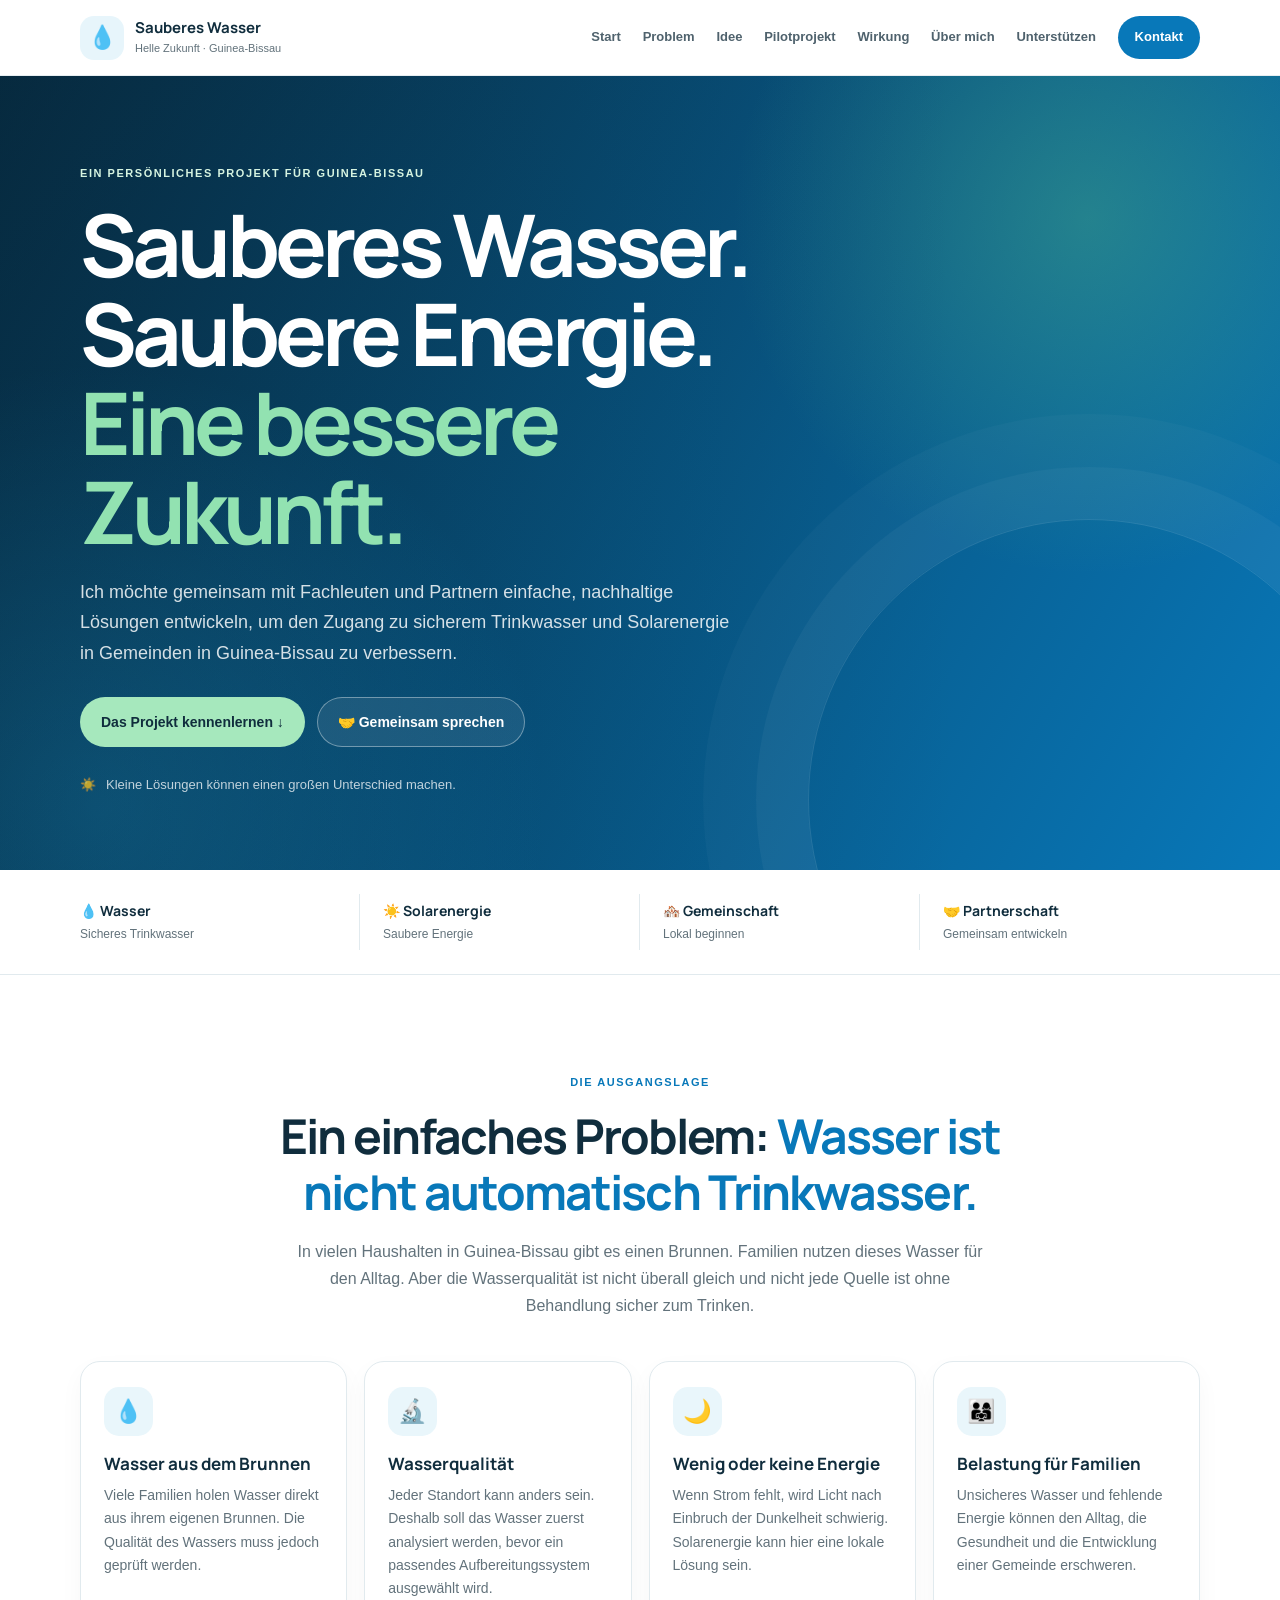
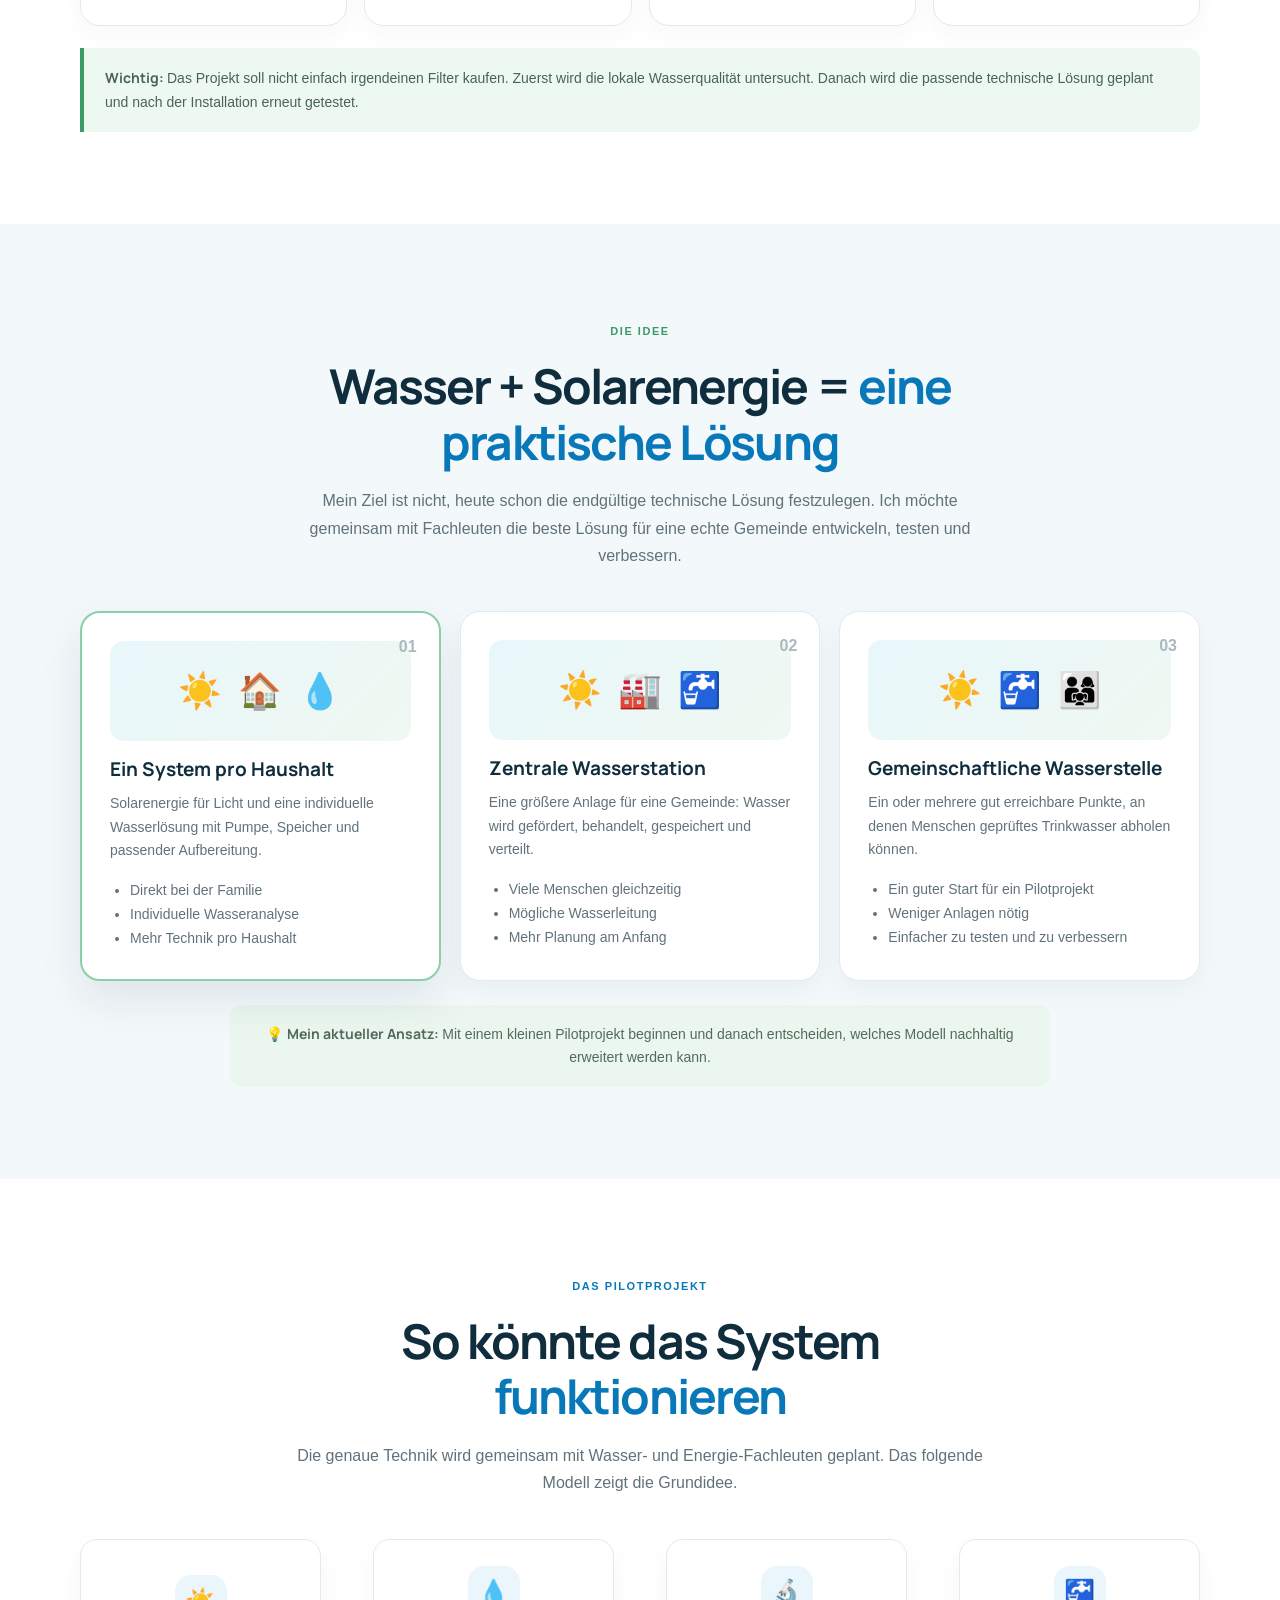
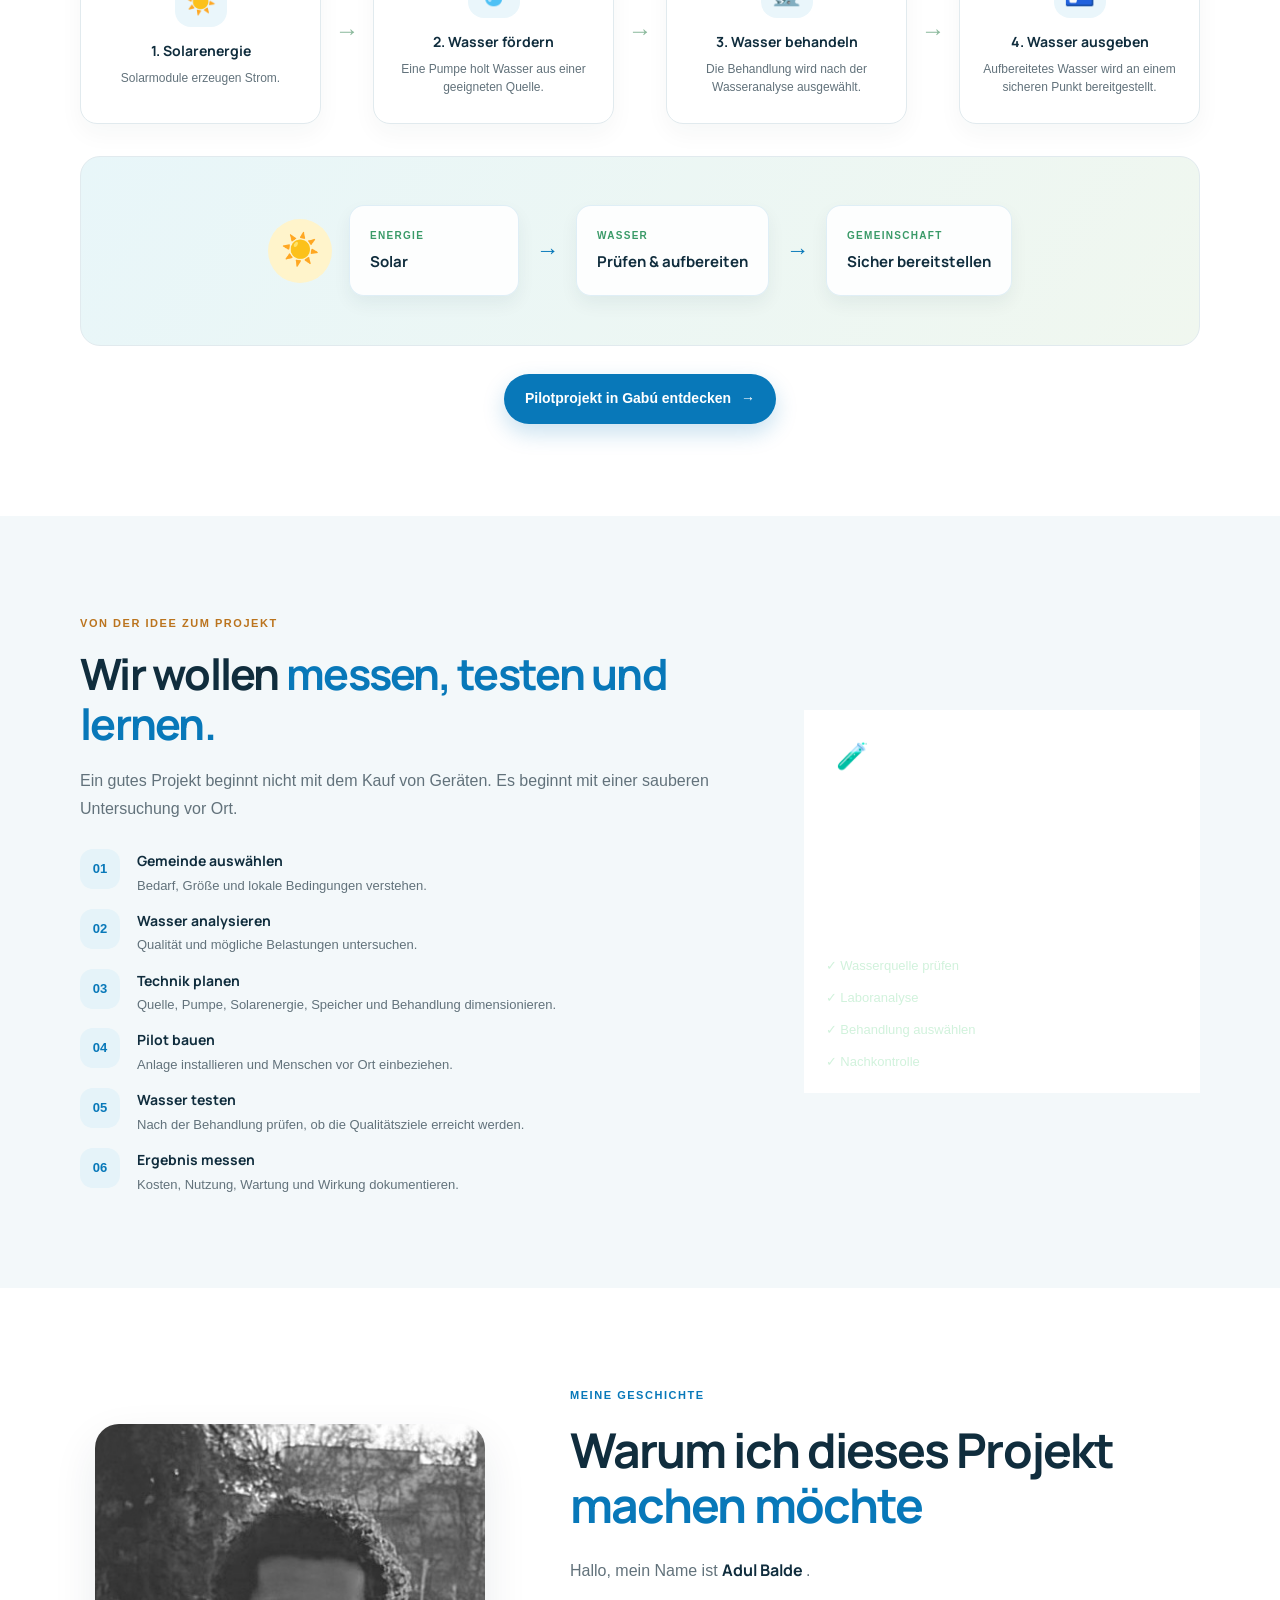
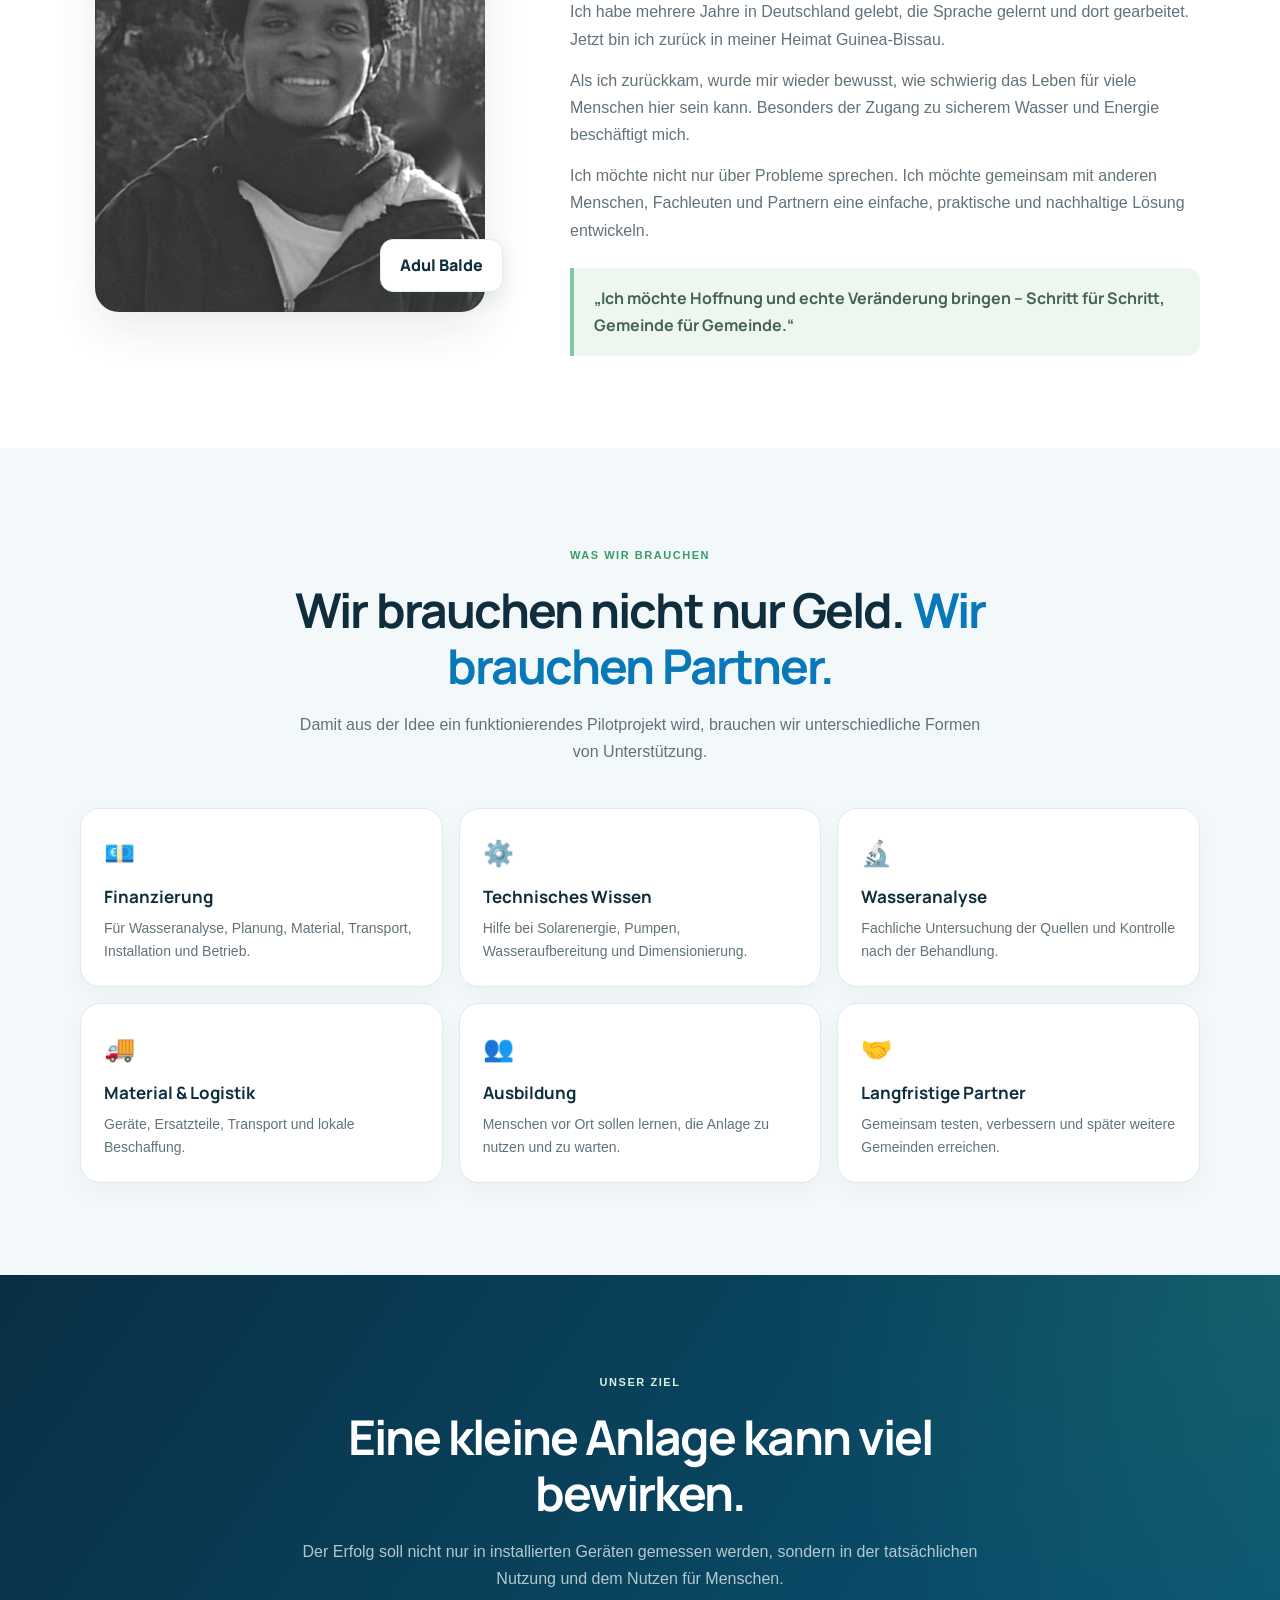
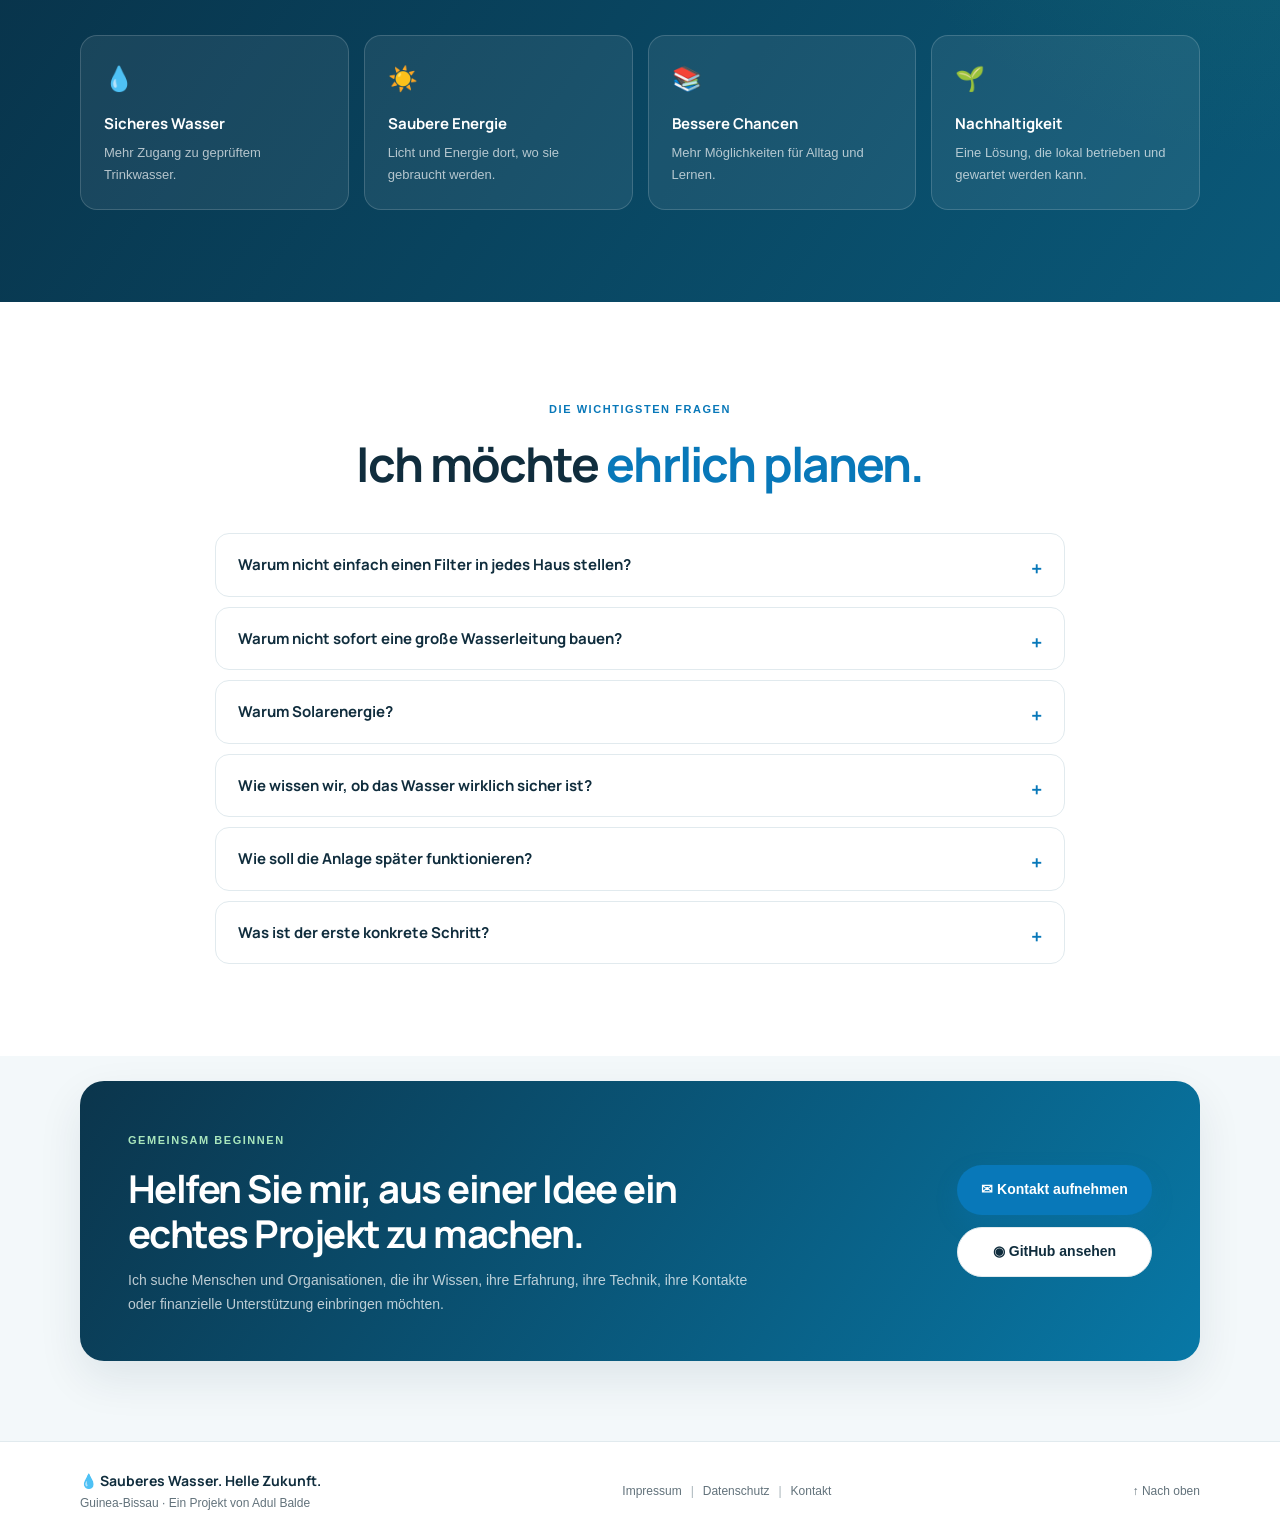
<file: index.html>
<!DOCTYPE html>
<html lang="de">

<head>

    <meta charset="UTF-8">

    <meta
        name="viewport"
        content="width=device-width, initial-scale=1.0"
    >

    <meta
        name="description"
        content="Sauberes Wasser und Solarenergie für Gemeinschaften in Guinea-Bissau – ein persönliches Projekt von Adul Balde."
    >

    <meta
        name="theme-color"
        content="#0878b9"
    >

    <title>
        Sauberes Wasser. Helle Zukunft. | Guinea-Bissau
    </title>


    <!-- =====================================================
         FONTS
         ===================================================== -->

    <link rel="preconnect" href="https://fonts.googleapis.com">

    <link
        rel="preconnect"
        href="https://fonts.gstatic.com"
        crossorigin
    >

    <link
        href="https://fonts.googleapis.com/css2?family=Inter:wght@400;500;600;700;800&family=Manrope:wght@600;700;800&display=swap"
        rel="stylesheet"
    >


    <!-- =====================================================
         CSS
         ===================================================== -->

    <link
        rel="stylesheet"
        href="style.css"
    >

</head>


<body>


<!-- =========================================================
     HEADER
     ========================================================= -->

<header
    class="site-header"
    id="top"
>

    <a
        class="brand"
        href="#top"
        aria-label="Startseite"
    >

        <span class="brand-mark">
            💧
        </span>

        <span>

            <strong>
                Sauberes Wasser
            </strong>

            <small>
                Helle Zukunft · Guinea-Bissau
            </small>

        </span>

    </a>


    <!-- Mobile button -->

    <button
        class="menu-toggle"
        aria-label="Menü öffnen"
        aria-expanded="false"
        type="button"
    >
        ☰
    </button>


    <!-- Navigation -->

    <nav
        class="nav"
        aria-label="Hauptnavigation"
    >

        <a href="#top">
            Start
        </a>

        <a href="#problem">
            Problem
        </a>

        <a href="#idee">
            Idee
        </a>

        <a href="pilotprojekt.html">
            Pilotprojekt
        </a>

        <a href="#wirkung">
            Wirkung
        </a>

        <a href="#ueber-mich">
            Über mich
        </a>

        <a href="#unterstuetzen">
            Unterstützen
        </a>

        <a
            class="nav-cta"
            href="#kontakt"
        >
            Kontakt
        </a>

    </nav>

</header>



<!-- =========================================================
     MAIN
     ========================================================= -->

<main>


<!-- =========================================================
     HERO
     ========================================================= -->

<section class="hero">

    <div class="hero-overlay"></div>

    <div class="hero-content container">

        <span class="eyebrow">
            EIN PERSÖNLICHES PROJEKT FÜR GUINEA-BISSAU
        </span>


        <h1>

            Sauberes Wasser.<br>

            Saubere Energie.<br>

            <span>
                Eine bessere Zukunft.
            </span>

        </h1>


        <p class="hero-lead">

            Ich möchte gemeinsam mit Fachleuten und Partnern
            einfache, nachhaltige Lösungen entwickeln, um den
            Zugang zu sicherem Trinkwasser und Solarenergie
            in Gemeinden in Guinea-Bissau zu verbessern.

        </p>


        <div class="hero-actions">

            <a
                class="btn btn-primary"
                href="#projekt"
            >
                Das Projekt kennenlernen ↓
            </a>


            <a
                class="btn btn-light"
                href="#kontakt"
            >
                🤝 Gemeinsam sprechen
            </a>

        </div>


        <div class="hero-note">

            <span>
                ☀️
            </span>

            <span>
                Kleine Lösungen können einen großen Unterschied machen.
            </span>

        </div>

    </div>

</section>



<!-- =========================================================
     TRUST STRIP
     ========================================================= -->

<section class="trust-strip">

    <div class="container trust-grid">

        <div>

            <strong>
                💧 Wasser
            </strong>

            <span>
                Sicheres Trinkwasser
            </span>

        </div>


        <div>

            <strong>
                ☀️ Solarenergie
            </strong>

            <span>
                Saubere Energie
            </span>

        </div>


        <div>

            <strong>
                🏘️ Gemeinschaft
            </strong>

            <span>
                Lokal beginnen
            </span>

        </div>


        <div>

            <strong>
                🤝 Partnerschaft
            </strong>

            <span>
                Gemeinsam entwickeln
            </span>

        </div>

    </div>

</section>



<!-- =========================================================
     PROBLEM
     ========================================================= -->

<section
    class="section"
    id="problem"
>

    <div class="container">


        <div class="section-heading">

            <span class="eyebrow blue">
                DIE AUSGANGSLAGE
            </span>


            <h2>

                Ein einfaches Problem:

                <span>
                    Wasser ist nicht automatisch Trinkwasser.
                </span>

            </h2>


            <p>

                In vielen Haushalten in Guinea-Bissau gibt es
                einen Brunnen. Familien nutzen dieses Wasser
                für den Alltag. Aber die Wasserqualität ist
                nicht überall gleich und nicht jede Quelle
                ist ohne Behandlung sicher zum Trinken.

            </p>

        </div>



        <div class="problem-grid">


            <article class="problem-card">

                <div class="icon">
                    💧
                </div>

                <h3>
                    Wasser aus dem Brunnen
                </h3>

                <p>

                    Viele Familien holen Wasser direkt aus
                    ihrem eigenen Brunnen. Die Qualität des
                    Wassers muss jedoch geprüft werden.

                </p>

            </article>



            <article class="problem-card">

                <div class="icon">
                    🔬
                </div>

                <h3>
                    Wasserqualität
                </h3>

                <p>

                    Jeder Standort kann anders sein.
                    Deshalb soll das Wasser zuerst analysiert
                    werden, bevor ein passendes
                    Aufbereitungssystem ausgewählt wird.

                </p>

            </article>



            <article class="problem-card">

                <div class="icon">
                    🌙
                </div>

                <h3>
                    Wenig oder keine Energie
                </h3>

                <p>

                    Wenn Strom fehlt, wird Licht nach
                    Einbruch der Dunkelheit schwierig.
                    Solarenergie kann hier eine lokale
                    Lösung sein.

                </p>

            </article>



            <article class="problem-card">

                <div class="icon">
                    👨‍👩‍👧
                </div>

                <h3>
                    Belastung für Familien
                </h3>

                <p>

                    Unsicheres Wasser und fehlende Energie
                    können den Alltag, die Gesundheit und
                    die Entwicklung einer Gemeinde erschweren.

                </p>

            </article>

        </div>



        <div class="important-note">

            <strong>
                Wichtig:
            </strong>

            Das Projekt soll nicht einfach irgendeinen
            Filter kaufen.

            Zuerst wird die lokale Wasserqualität untersucht.
            Danach wird die passende technische Lösung geplant
            und nach der Installation erneut getestet.

        </div>

    </div>

</section>



<!-- =========================================================
     IDEE
     ========================================================= -->

<section
    class="section soft"
    id="idee"
>

    <div class="container">


        <div class="section-heading">

            <span class="eyebrow green">
                DIE IDEE
            </span>


            <h2>

                Wasser + Solarenergie =

                <span>
                    eine praktische Lösung
                </span>

            </h2>


            <p>

                Mein Ziel ist nicht, heute schon die endgültige
                technische Lösung festzulegen.

                Ich möchte gemeinsam mit Fachleuten die beste
                Lösung für eine echte Gemeinde entwickeln,
                testen und verbessern.

            </p>

        </div>



        <div class="options-grid">


            <!-- OPTION 1 -->

            <article class="option featured">

                <span class="number">
                    01
                </span>


                <div class="option-visual house">

                    <span>
                        ☀️
                    </span>

                    <span>
                        🏠
                    </span>

                    <span>
                        💧
                    </span>

                </div>


                <h3>
                    Ein System pro Haushalt
                </h3>


                <p>

                    Solarenergie für Licht und eine
                    individuelle Wasserlösung mit Pumpe,
                    Speicher und passender Aufbereitung.

                </p>


                <ul>

                    <li>
                        Direkt bei der Familie
                    </li>

                    <li>
                        Individuelle Wasseranalyse
                    </li>

                    <li>
                        Mehr Technik pro Haushalt
                    </li>

                </ul>

            </article>



            <!-- OPTION 2 -->

            <article class="option">

                <span class="number">
                    02
                </span>


                <div class="option-visual station">

                    <span>
                        ☀️
                    </span>

                    <span>
                        🏭
                    </span>

                    <span>
                        🚰
                    </span>

                </div>


                <h3>
                    Zentrale Wasserstation
                </h3>


                <p>

                    Eine größere Anlage für eine Gemeinde:
                    Wasser wird gefördert, behandelt,
                    gespeichert und verteilt.

                </p>


                <ul>

                    <li>
                        Viele Menschen gleichzeitig
                    </li>

                    <li>
                        Mögliche Wasserleitung
                    </li>

                    <li>
                        Mehr Planung am Anfang
                    </li>

                </ul>

            </article>



            <!-- OPTION 3 -->

            <article class="option">

                <span class="number">
                    03
                </span>


                <div class="option-visual tap">

                    <span>
                        ☀️
                    </span>

                    <span>
                        🚰
                    </span>

                    <span>
                        👨‍👩‍👧
                    </span>

                </div>


                <h3>
                    Gemeinschaftliche Wasserstelle
                </h3>


                <p>

                    Ein oder mehrere gut erreichbare Punkte,
                    an denen Menschen geprüftes Trinkwasser
                    abholen können.

                </p>


                <ul>

                    <li>
                        Ein guter Start für ein Pilotprojekt
                    </li>

                    <li>
                        Weniger Anlagen nötig
                    </li>

                    <li>
                        Einfacher zu testen und zu verbessern
                    </li>

                </ul>

            </article>

        </div>



        <p class="center-note">

            💡

            <strong>
                Mein aktueller Ansatz:
            </strong>

            Mit einem kleinen Pilotprojekt beginnen
            und danach entscheiden, welches Modell
            nachhaltig erweitert werden kann.

        </p>

    </div>

</section>



<!-- =========================================================
     PILOTPROJEKT
     ========================================================= -->

<section
    class="section"
    id="projekt"
>

    <div class="container">


        <div class="section-heading">

            <span class="eyebrow blue">
                DAS PILOTPROJEKT
            </span>


            <h2>

                So könnte das System

                <span>
                    funktionieren
                </span>

            </h2>


            <p>

                Die genaue Technik wird gemeinsam mit Wasser-
                und Energie-Fachleuten geplant.

                Das folgende Modell zeigt die Grundidee.

            </p>

        </div>



        <!-- FLOW -->

        <div class="flow">


            <div class="flow-step">

                <div class="flow-icon">
                    ☀️
                </div>

                <strong>
                    1. Solarenergie
                </strong>

                <span>
                    Solarmodule erzeugen Strom.
                </span>

            </div>


            <div class="flow-arrow">
                →
            </div>


            <div class="flow-step">

                <div class="flow-icon">
                    💧
                </div>

                <strong>
                    2. Wasser fördern
                </strong>

                <span>
                    Eine Pumpe holt Wasser aus
                    einer geeigneten Quelle.
                </span>

            </div>


            <div class="flow-arrow">
                →
            </div>


            <div class="flow-step">

                <div class="flow-icon">
                    🔬
                </div>

                <strong>
                    3. Wasser behandeln
                </strong>

                <span>
                    Die Behandlung wird nach
                    der Wasseranalyse ausgewählt.
                </span>

            </div>


            <div class="flow-arrow">
                →
            </div>


            <div class="flow-step">

                <div class="flow-icon">
                    🚰
                </div>

                <strong>
                    4. Wasser ausgeben
                </strong>

                <span>
                    Aufbereitetes Wasser wird an
                    einem sicheren Punkt bereitgestellt.
                </span>

            </div>

        </div>



        <!-- PROJECT OVERVIEW -->

        <div class="visual-card" aria-label="Schema: Solarenergie versorgt die Wasserpumpe und Aufbereitung für die Gemeinde">
            <div class="visual-sun" aria-hidden="true">☀️</div>
            <div class="visual-panel">
                <span>ENERGIE</span>
                <strong>Solar</strong>
            </div>
            <div class="visual-connector" aria-hidden="true">→</div>
            <div class="visual-panel">
                <span>WASSER</span>
                <strong>Prüfen &amp; aufbereiten</strong>
            </div>
            <div class="visual-connector" aria-hidden="true">→</div>
            <div class="visual-panel">
                <span>GEMEINSCHAFT</span>
                <strong>Sicher bereitstellen</strong>
            </div>
        </div>

        <div class="project-page-link">
            <a class="btn btn-primary" href="pilotprojekt.html">
                Pilotprojekt in Gabú entdecken <span aria-hidden="true">→</span>
            </a>
        </div>

    </div>

</section>



<!-- =========================================================
     PLANNING
     ========================================================= -->

<section
    class="section soft"
    id="planung"
>

    <div class="container two-col">


        <div>

            <span class="eyebrow orange">
                VON DER IDEE ZUM PROJEKT
            </span>


            <h2>

                Wir wollen

                <span>
                    messen, testen und lernen.
                </span>

            </h2>


            <p>

                Ein gutes Projekt beginnt nicht mit dem
                Kauf von Geräten.

                Es beginnt mit einer sauberen Untersuchung
                vor Ort.

            </p>



            <div class="timeline">


                <div>

                    <b>
                        01
                    </b>

                    <span>

                        <strong>
                            Gemeinde auswählen
                        </strong>

                        Bedarf, Größe und lokale Bedingungen
                        verstehen.

                    </span>

                </div>


                <div>

                    <b>
                        02
                    </b>

                    <span>

                        <strong>
                            Wasser analysieren
                        </strong>

                        Qualität und mögliche Belastungen
                        untersuchen.

                    </span>

                </div>


                <div>

                    <b>
                        03
                    </b>

                    <span>

                        <strong>
                            Technik planen
                        </strong>

                        Quelle, Pumpe, Solarenergie,
                        Speicher und Behandlung dimensionieren.

                    </span>

                </div>


                <div>

                    <b>
                        04
                    </b>

                    <span>

                        <strong>
                            Pilot bauen
                        </strong>

                        Anlage installieren und Menschen
                        vor Ort einbeziehen.

                    </span>

                </div>


                <div>

                    <b>
                        05
                    </b>

                    <span>

                        <strong>
                            Wasser testen
                        </strong>

                        Nach der Behandlung prüfen,
                        ob die Qualitätsziele erreicht werden.

                    </span>

                </div>


                <div>

                    <b>
                        06
                    </b>

                    <span>

                        <strong>
                            Ergebnis messen
                        </strong>

                        Kosten, Nutzung, Wartung und
                        Wirkung dokumentieren.

                    </span>

                </div>

            </div>

        </div>



        <!-- FACT CARD -->

        <aside class="fact-card">

            <div class="fact-icon">
                🧪
            </div>


            <h3>
                Warum die Wasseranalyse so wichtig ist
            </h3>


            <p>

                Ein Filtersystem ist nicht automatisch
                für jedes Wasser geeignet.

                Die richtige Behandlung hängt von der
                tatsächlichen Wasserqualität ab.

            </p>


            <div class="mini-list">

                <span>
                    ✓ Wasserquelle prüfen
                </span>

                <span>
                    ✓ Laboranalyse
                </span>

                <span>
                    ✓ Behandlung auswählen
                </span>

                <span>
                    ✓ Nachkontrolle
                </span>

            </div>

        </aside>

    </div>

</section>



<!-- =========================================================
     ABOUT ME
     ========================================================= -->

<section
    class="section"
    id="ueber-mich"
>

    <div class="container about-grid">


        <!-- FOTO -->

        <div class="about-photo">

            <img
                src="assets/adul-balde-wes.jpg"
                alt="Adul Balde"
                loading="lazy"
            >

            <span>
                Adul Balde
            </span>

        </div>



        <!-- TEXT -->

        <div class="about-copy">

            <span class="eyebrow blue">
                MEINE GESCHICHTE
            </span>


            <h2>

                Warum ich dieses Projekt

                <span>
                    machen möchte
                </span>

            </h2>


            <p>

                Hallo, mein Name ist
                <strong>
                    Adul Balde
                </strong>.

            </p>


            <p>

                Ich habe mehrere Jahre in Deutschland
                gelebt, die Sprache gelernt und dort gearbeitet.

                Jetzt bin ich zurück in meiner Heimat
                Guinea-Bissau.

            </p>


            <p>

                Als ich zurückkam, wurde mir wieder bewusst,
                wie schwierig das Leben für viele Menschen
                hier sein kann.

                Besonders der Zugang zu sicherem Wasser
                und Energie beschäftigt mich.

            </p>


            <p>

                Ich möchte nicht nur über Probleme sprechen.

                Ich möchte gemeinsam mit anderen Menschen,
                Fachleuten und Partnern eine einfache,
                praktische und nachhaltige Lösung entwickeln.

            </p>


            <blockquote>

                „Ich möchte Hoffnung und echte Veränderung
                bringen – Schritt für Schritt,
                Gemeinde für Gemeinde.“

            </blockquote>

        </div>

    </div>

</section>



<!-- =========================================================
     SUPPORT
     ========================================================= -->

<section
    class="section soft"
    id="unterstuetzen"
>

    <div class="container">


        <div class="section-heading">

            <span class="eyebrow green">
                WAS WIR BRAUCHEN
            </span>


            <h2>

                Wir brauchen nicht nur Geld.

                <span>
                    Wir brauchen Partner.
                </span>

            </h2>


            <p>

                Damit aus der Idee ein funktionierendes
                Pilotprojekt wird, brauchen wir unterschiedliche
                Formen von Unterstützung.

            </p>

        </div>



        <div class="support-grid">


            <article>

                <span>
                    💶
                </span>

                <h3>
                    Finanzierung
                </h3>

                <p>

                    Für Wasseranalyse, Planung, Material,
                    Transport, Installation und Betrieb.

                </p>

            </article>



            <article>

                <span>
                    ⚙️
                </span>

                <h3>
                    Technisches Wissen
                </h3>

                <p>

                    Hilfe bei Solarenergie, Pumpen,
                    Wasseraufbereitung und Dimensionierung.

                </p>

            </article>



            <article>

                <span>
                    🔬
                </span>

                <h3>
                    Wasseranalyse
                </h3>

                <p>

                    Fachliche Untersuchung der Quellen
                    und Kontrolle nach der Behandlung.

                </p>

            </article>



            <article>

                <span>
                    🚚
                </span>

                <h3>
                    Material & Logistik
                </h3>

                <p>

                    Geräte, Ersatzteile, Transport
                    und lokale Beschaffung.

                </p>

            </article>



            <article>

                <span>
                    👥
                </span>

                <h3>
                    Ausbildung
                </h3>

                <p>

                    Menschen vor Ort sollen lernen,
                    die Anlage zu nutzen und zu warten.

                </p>

            </article>



            <article>

                <span>
                    🤝
                </span>

                <h3>
                    Langfristige Partner
                </h3>

                <p>

                    Gemeinsam testen, verbessern und
                    später weitere Gemeinden erreichen.

                </p>

            </article>

        </div>

    </div>

</section>



<!-- =========================================================
     IMPACT
     ========================================================= -->

<section
    class="section impact"
    id="wirkung"
>

    <div class="container">


        <div class="section-heading light-heading">

            <span class="eyebrow">
                UNSER ZIEL
            </span>


            <h2>

                Eine kleine Anlage kann

                <span>
                    viel bewirken.
                </span>

            </h2>


            <p>

                Der Erfolg soll nicht nur in installierten
                Geräten gemessen werden, sondern in der
                tatsächlichen Nutzung und dem Nutzen
                für Menschen.

            </p>

        </div>



        <div class="impact-grid">


            <div>

                <b>
                    💧
                </b>

                <strong>
                    Sicheres Wasser
                </strong>

                <span>
                    Mehr Zugang zu geprüftem Trinkwasser.
                </span>

            </div>


            <div>

                <b>
                    ☀️
                </b>

                <strong>
                    Saubere Energie
                </strong>

                <span>
                    Licht und Energie dort,
                    wo sie gebraucht werden.
                </span>

            </div>


            <div>

                <b>
                    📚
                </b>

                <strong>
                    Bessere Chancen
                </strong>

                <span>
                    Mehr Möglichkeiten für Alltag
                    und Lernen.
                </span>

            </div>


            <div>

                <b>
                    🌱
                </b>

                <strong>
                    Nachhaltigkeit
                </strong>

                <span>
                    Eine Lösung, die lokal betrieben
                    und gewartet werden kann.
                </span>

            </div>

        </div>

    </div>

</section>



<!-- =========================================================
     FAQ
     ========================================================= -->

<section
    class="section"
    id="fragen"
>

    <div class="container faq-wrap">


        <div class="section-heading">

            <span class="eyebrow blue">
                DIE WICHTIGSTEN FRAGEN
            </span>


            <h2>

                Ich möchte

                <span>
                    ehrlich planen.
                </span>

            </h2>


          

        </div>



        <div class="faq">


            <details>

                <summary>
                    Warum nicht einfach einen Filter
                    in jedes Haus stellen?
                </summary>

                <p>

                    Weil die Wasserqualität von Brunnen
                    zu Brunnen unterschiedlich sein kann.

                    Ein individuelles System kann deshalb
                    mehr Analyse, Technik, Wartung und
                    Kosten benötigen.

                </p>

            </details>



            <details>

                <summary>
                    Warum nicht sofort eine große
                    Wasserleitung bauen?
                </summary>

                <p>

                    Eine zentrale Leitung kann sinnvoll sein,
                    aber sie braucht genaue Planung,
                    Finanzierung, Bauarbeiten und langfristige
                    Wartung.

                    Für den Anfang soll geprüft werden,
                    welche Lösung für eine konkrete Gemeinde
                    realistisch ist.

                </p>

            </details>



            <details>

                <summary>
                    Warum Solarenergie?
                </summary>

                <p>

                    Solarenergie kann dort interessant sein,
                    wo der Zugang zum öffentlichen Stromnetz
                    begrenzt oder unzuverlässig ist.

                    Die genaue Anlage muss vor Ort
                    dimensioniert werden.

                </p>

            </details>



            <details>

                <summary>
                    Wie wissen wir, ob das Wasser
                    wirklich sicher ist?
                </summary>

                <p>

                    Durch Wasseranalysen vor und nach
                    der Behandlung.

                    Die Qualitätsziele und Prüfungen sollen
                    mit geeigneten Fachleuten festgelegt werden.

                </p>

            </details>



            <details>

                <summary>
                    Wie soll die Anlage später funktionieren?
                </summary>

                <p>

                    Die Gemeinde soll von Anfang an beteiligt
                    werden.

                    Lokale Personen können geschult werden,
                    damit Betrieb, Reinigung und einfache
                    Wartung langfristig möglich sind.

                </p>

            </details>



            <details>

                <summary>
                    Was ist der erste konkrete Schritt?
                </summary>

                <p>

                    Eine Pilotgemeinde auswählen,
                    Wasser und Bedarf untersuchen,
                    technische Varianten vergleichen
                    und daraus einen realistischen
                    Projektplan mit Kosten erstellen.

                </p>

            </details>

        </div>

    </div>

</section>



<!-- =========================================================
     CONTACT / CTA
     ========================================================= -->

<section
    class="section cta-section"
    id="kontakt"
>

    <div class="container cta-card">


        <div>

            <span class="eyebrow">
                GEMEINSAM BEGINNEN
            </span>


            <h2>
                Helfen Sie mir, aus einer Idee
                ein echtes Projekt zu machen.
            </h2>


            <p>

                Ich suche Menschen und Organisationen,
                die ihr Wissen, ihre Erfahrung, ihre Technik,
                ihre Kontakte oder finanzielle Unterstützung
                einbringen möchten.

            </p>

        </div>



        <div class="cta-actions">


            <!--
                WICHTIG:
                Ersetze DEINE-EMAIL@BEISPIEL.DE
                durch deine echte E-Mail-Adresse.
            -->

            <a
                class="btn btn-primary"
                href="mailto:baldeadul918@gmail.com?subject=Projekt%20Guinea-Bissau"
            >
                ✉ Kontakt aufnehmen
            </a>


            <a
                class="btn btn-outline"
                href="https://github.com/AdulBalde-dev"
                target="_blank"
                rel="noopener noreferrer"
            >
                ◉ GitHub ansehen
            </a>

        </div>

    </div>

</section>


</main>



<!-- =========================================================
     FOOTER
     ========================================================= -->

<footer class="footer">

    <div class="container footer-inner">


        <div>

            <strong>
                💧 Sauberes Wasser. Helle Zukunft.
            </strong>

            <span>
                Guinea-Bissau · Ein Projekt von Adul Balde
            </span>

        </div>


        <nav class="footer-links" aria-label="Rechtliche Informationen und Kontakt">
            <a href="impressum.html">Impressum</a>
            <span aria-hidden="true">|</span>
            <a href="datenschutz.html">Datenschutz</a>
            <span aria-hidden="true">|</span>
            <a href="#kontakt">Kontakt</a>
        </nav>

        <a href="#top">
            ↑ Nach oben
        </a>

    </div>

</footer>



<!-- =========================================================
     JAVASCRIPT
     ========================================================= -->

<script src="script.js"></script>

</body>

</html>
</file>
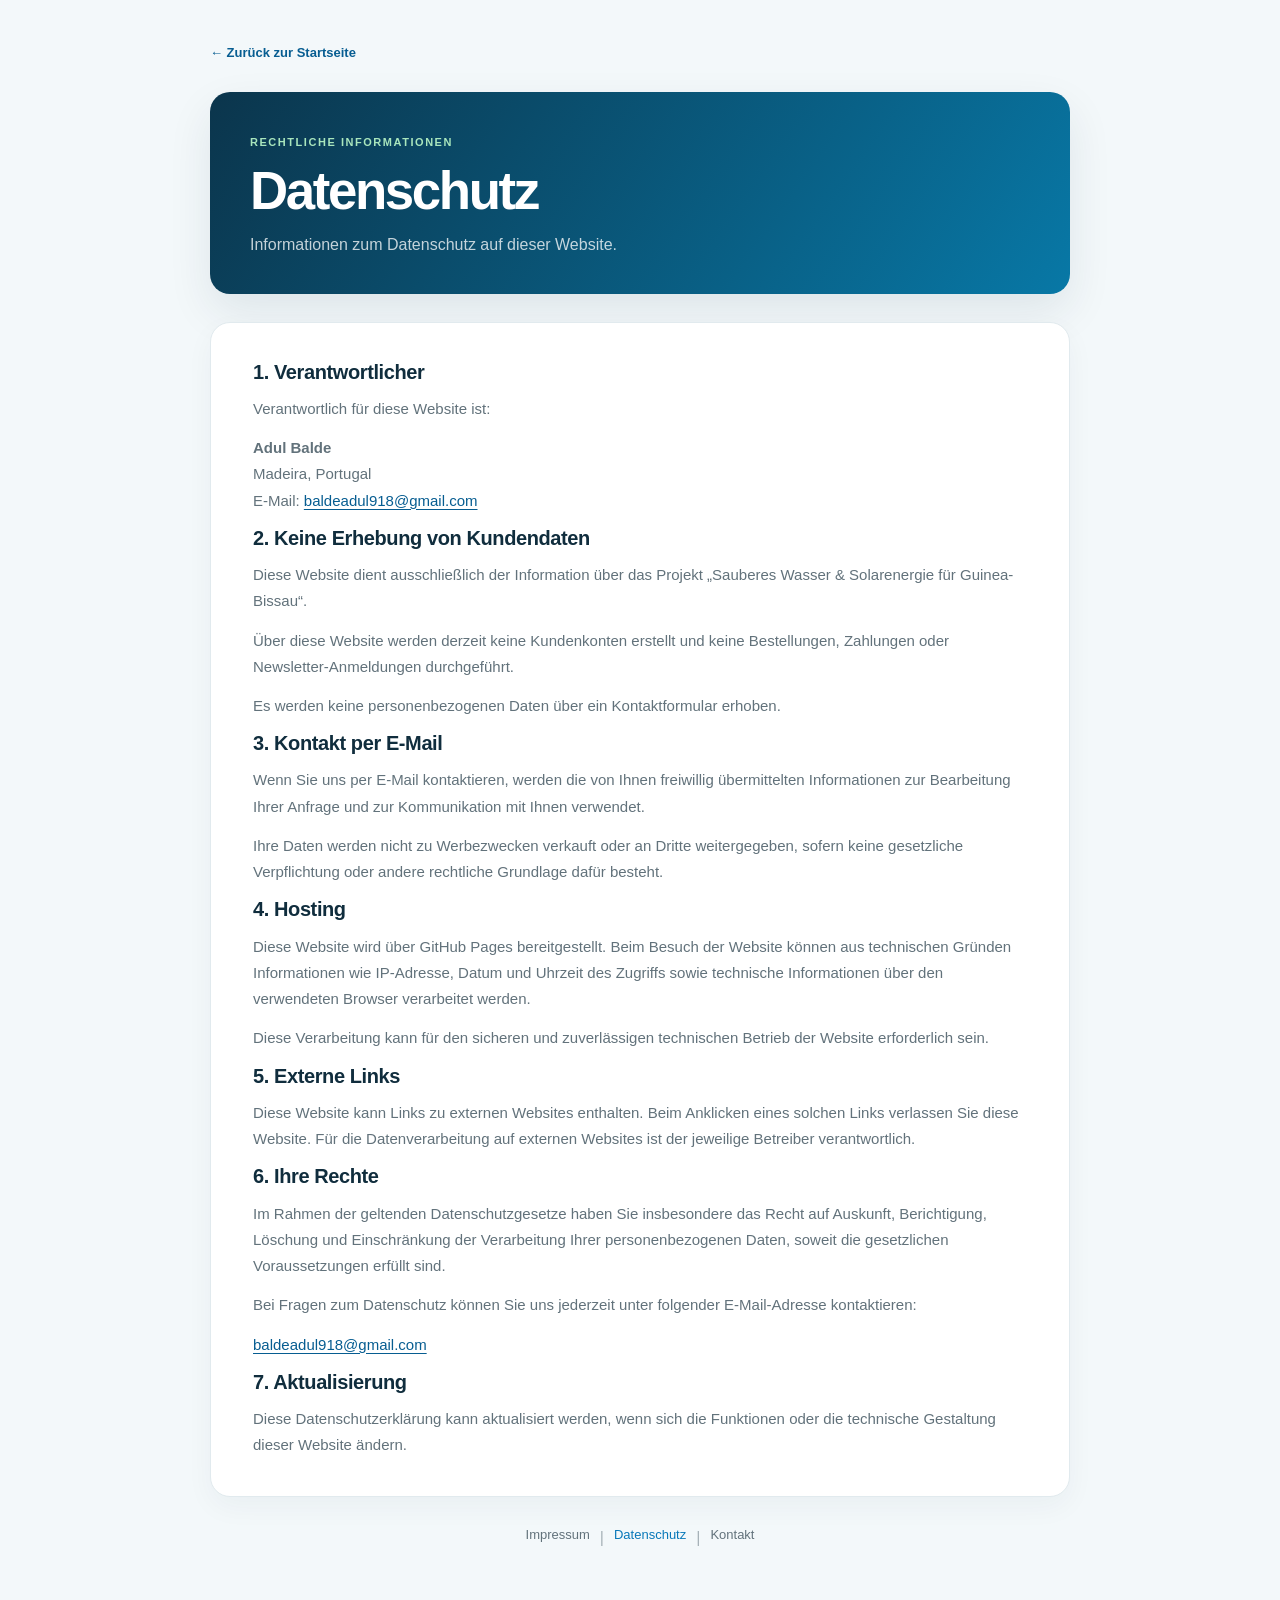
<file: datenschutz.html>
<!DOCTYPE html>
<html lang="de">
<head>
  <meta charset="UTF-8">
  <meta name="viewport" content="width=device-width, initial-scale=1.0">
  <title>Datenschutz</title>
  <link rel="stylesheet" href="style.css">
</head>
<body>
  <section class="legal-page">
    <div class="container legal-wrap">

        <a class="legal-home" href="index.html">← Zurück zur Startseite</a>

        <div class="legal-header">
            <span class="eyebrow">RECHTLICHE INFORMATIONEN</span>

            <h1>Datenschutz</h1>

            <p>
                Informationen zum Datenschutz auf dieser Website.
            </p>
        </div>

        <div class="legal-content">

            <h2>1. Verantwortlicher</h2>

            <p>
                Verantwortlich für diese Website ist:
            </p>

            <p>
                <strong>Adul Balde</strong><br>
                Madeira, Portugal<br>
                E-Mail:
                <a href="mailto:baldeadul918@gmail.com">
                    baldeadul918@gmail.com
                </a>
            </p>


            <h2>2. Keine Erhebung von Kundendaten</h2>

            <p>
                Diese Website dient ausschließlich der Information über
                das Projekt „Sauberes Wasser &amp; Solarenergie für
                Guinea-Bissau“.
            </p>

            <p>
                Über diese Website werden derzeit keine Kundenkonten
                erstellt und keine Bestellungen, Zahlungen oder
                Newsletter-Anmeldungen durchgeführt.
            </p>

            <p>
                Es werden keine personenbezogenen Daten über ein
                Kontaktformular erhoben.
            </p>


            <h2>3. Kontakt per E-Mail</h2>

            <p>
                Wenn Sie uns per E-Mail kontaktieren, werden die von
                Ihnen freiwillig übermittelten Informationen zur
                Bearbeitung Ihrer Anfrage und zur Kommunikation mit
                Ihnen verwendet.
            </p>

            <p>
                Ihre Daten werden nicht zu Werbezwecken verkauft oder
                an Dritte weitergegeben, sofern keine gesetzliche
                Verpflichtung oder andere rechtliche Grundlage dafür
                besteht.
            </p>


            <h2>4. Hosting</h2>

            <p>
                Diese Website wird über GitHub Pages bereitgestellt.
                Beim Besuch der Website können aus technischen Gründen
                Informationen wie IP-Adresse, Datum und Uhrzeit des
                Zugriffs sowie technische Informationen über den
                verwendeten Browser verarbeitet werden.
            </p>

            <p>
                Diese Verarbeitung kann für den sicheren und
                zuverlässigen technischen Betrieb der Website
                erforderlich sein.
            </p>


            <h2>5. Externe Links</h2>

            <p>
                Diese Website kann Links zu externen Websites enthalten.
                Beim Anklicken eines solchen Links verlassen Sie diese
                Website. Für die Datenverarbeitung auf externen
                Websites ist der jeweilige Betreiber verantwortlich.
            </p>


            <h2>6. Ihre Rechte</h2>

            <p>
                Im Rahmen der geltenden Datenschutzgesetze haben Sie
                insbesondere das Recht auf Auskunft, Berichtigung,
                Löschung und Einschränkung der Verarbeitung Ihrer
                personenbezogenen Daten, soweit die gesetzlichen
                Voraussetzungen erfüllt sind.
            </p>

            <p>
                Bei Fragen zum Datenschutz können Sie uns jederzeit
                unter folgender E-Mail-Adresse kontaktieren:
            </p>

            <p>
                <a href="mailto:baldeadul918@gmail.com">
                    baldeadul918@gmail.com
                </a>
            </p>


            <h2>7. Aktualisierung</h2>

            <p>
                Diese Datenschutzerklärung kann aktualisiert werden,
                wenn sich die Funktionen oder die technische
                Gestaltung dieser Website ändern.
            </p>

        </div>

        <nav class="legal-footer" aria-label="Rechtliche Informationen">
            <a href="impressum.html">Impressum</a><span aria-hidden="true">|</span>
            <a href="datenschutz.html" aria-current="page">Datenschutz</a><span aria-hidden="true">|</span>
            <a href="index.html#kontakt">Kontakt</a>
        </nav>
    </div>
</section>
</body>
</html>
</file>
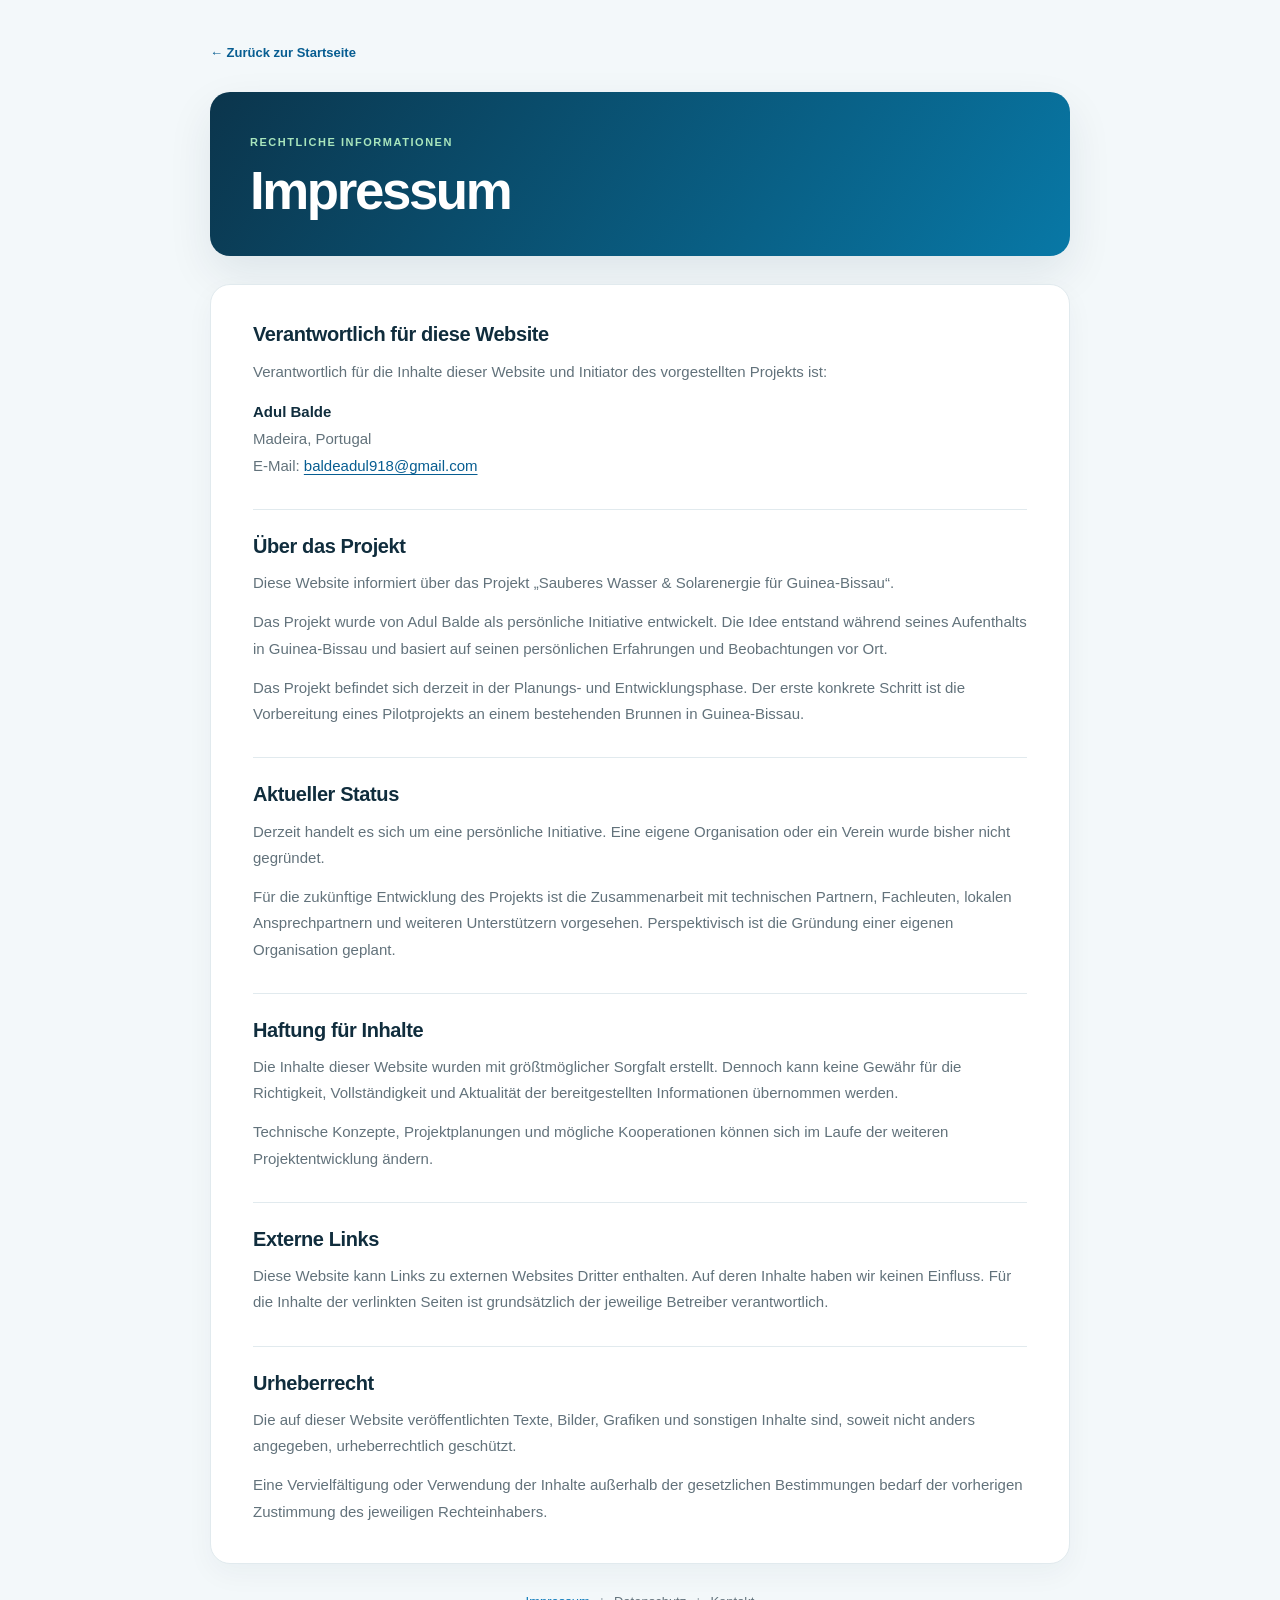
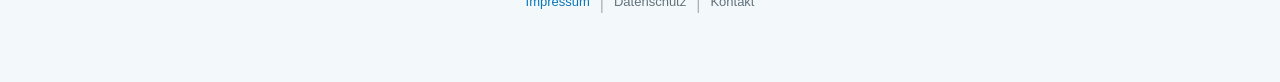
<file: impressum.html>
<!DOCTYPE html>
<html lang="de">
<head>
  <meta charset="UTF-8">
  <meta name="viewport" content="width=device-width, initial-scale=1.0">
  <meta name="theme-color" content="#f3f8fa">
  <title>Impressum | Sauberes Wasser. Helle Zukunft.</title>
  <link rel="stylesheet" href="style.css">
</head>
<body>
  <main class="legal-page">
    <div class="container legal-wrap">
      <a class="legal-home" href="index.html">← Zurück zur Startseite</a>

      <header class="legal-header">
        <span class="eyebrow blue">RECHTLICHE INFORMATIONEN</span>
        <h1>Impressum</h1>
      </header>

      <article class="legal-content">
        <section>
          <h2>Verantwortlich für diese Website</h2>
          <p>Verantwortlich für die Inhalte dieser Website und Initiator des vorgestellten Projekts ist:</p>
          <address><strong>Adul Balde</strong><br>Madeira, Portugal<br>E-Mail: <a href="mailto:baldeadul918@gmail.com">baldeadul918@gmail.com</a></address>
        </section>

        <section>
          <h2>Über das Projekt</h2>
          <p>Diese Website informiert über das Projekt „Sauberes Wasser &amp; Solarenergie für Guinea-Bissau“.</p>
          <p>Das Projekt wurde von Adul Balde als persönliche Initiative entwickelt. Die Idee entstand während seines Aufenthalts in Guinea-Bissau und basiert auf seinen persönlichen Erfahrungen und Beobachtungen vor Ort.</p>
          <p>Das Projekt befindet sich derzeit in der Planungs- und Entwicklungsphase. Der erste konkrete Schritt ist die Vorbereitung eines Pilotprojekts an einem bestehenden Brunnen in Guinea-Bissau.</p>
        </section>

        <section>
          <h2>Aktueller Status</h2>
          <p>Derzeit handelt es sich um eine persönliche Initiative. Eine eigene Organisation oder ein Verein wurde bisher nicht gegründet.</p>
          <p>Für die zukünftige Entwicklung des Projekts ist die Zusammenarbeit mit technischen Partnern, Fachleuten, lokalen Ansprechpartnern und weiteren Unterstützern vorgesehen. Perspektivisch ist die Gründung einer eigenen Organisation geplant.</p>
        </section>

        <section>
          <h2>Haftung für Inhalte</h2>
          <p>Die Inhalte dieser Website wurden mit größtmöglicher Sorgfalt erstellt. Dennoch kann keine Gewähr für die Richtigkeit, Vollständigkeit und Aktualität der bereitgestellten Informationen übernommen werden.</p>
          <p>Technische Konzepte, Projektplanungen und mögliche Kooperationen können sich im Laufe der weiteren Projektentwicklung ändern.</p>
        </section>

        <section>
          <h2>Externe Links</h2>
          <p>Diese Website kann Links zu externen Websites Dritter enthalten. Auf deren Inhalte haben wir keinen Einfluss. Für die Inhalte der verlinkten Seiten ist grundsätzlich der jeweilige Betreiber verantwortlich.</p>
        </section>

        <section>
          <h2>Urheberrecht</h2>
          <p>Die auf dieser Website veröffentlichten Texte, Bilder, Grafiken und sonstigen Inhalte sind, soweit nicht anders angegeben, urheberrechtlich geschützt.</p>
          <p>Eine Vervielfältigung oder Verwendung der Inhalte außerhalb der gesetzlichen Bestimmungen bedarf der vorherigen Zustimmung des jeweiligen Rechteinhabers.</p>
        </section>
      </article>

      <nav class="legal-footer" aria-label="Rechtliche Informationen">
        <a href="impressum.html" aria-current="page">Impressum</a><span aria-hidden="true">|</span>
        <a href="datenschutz.html">Datenschutz</a><span aria-hidden="true">|</span>
        <a href="index.html#kontakt">Kontakt</a>
      </nav>
    </div>
  </main>
</body>
</html>
</file>
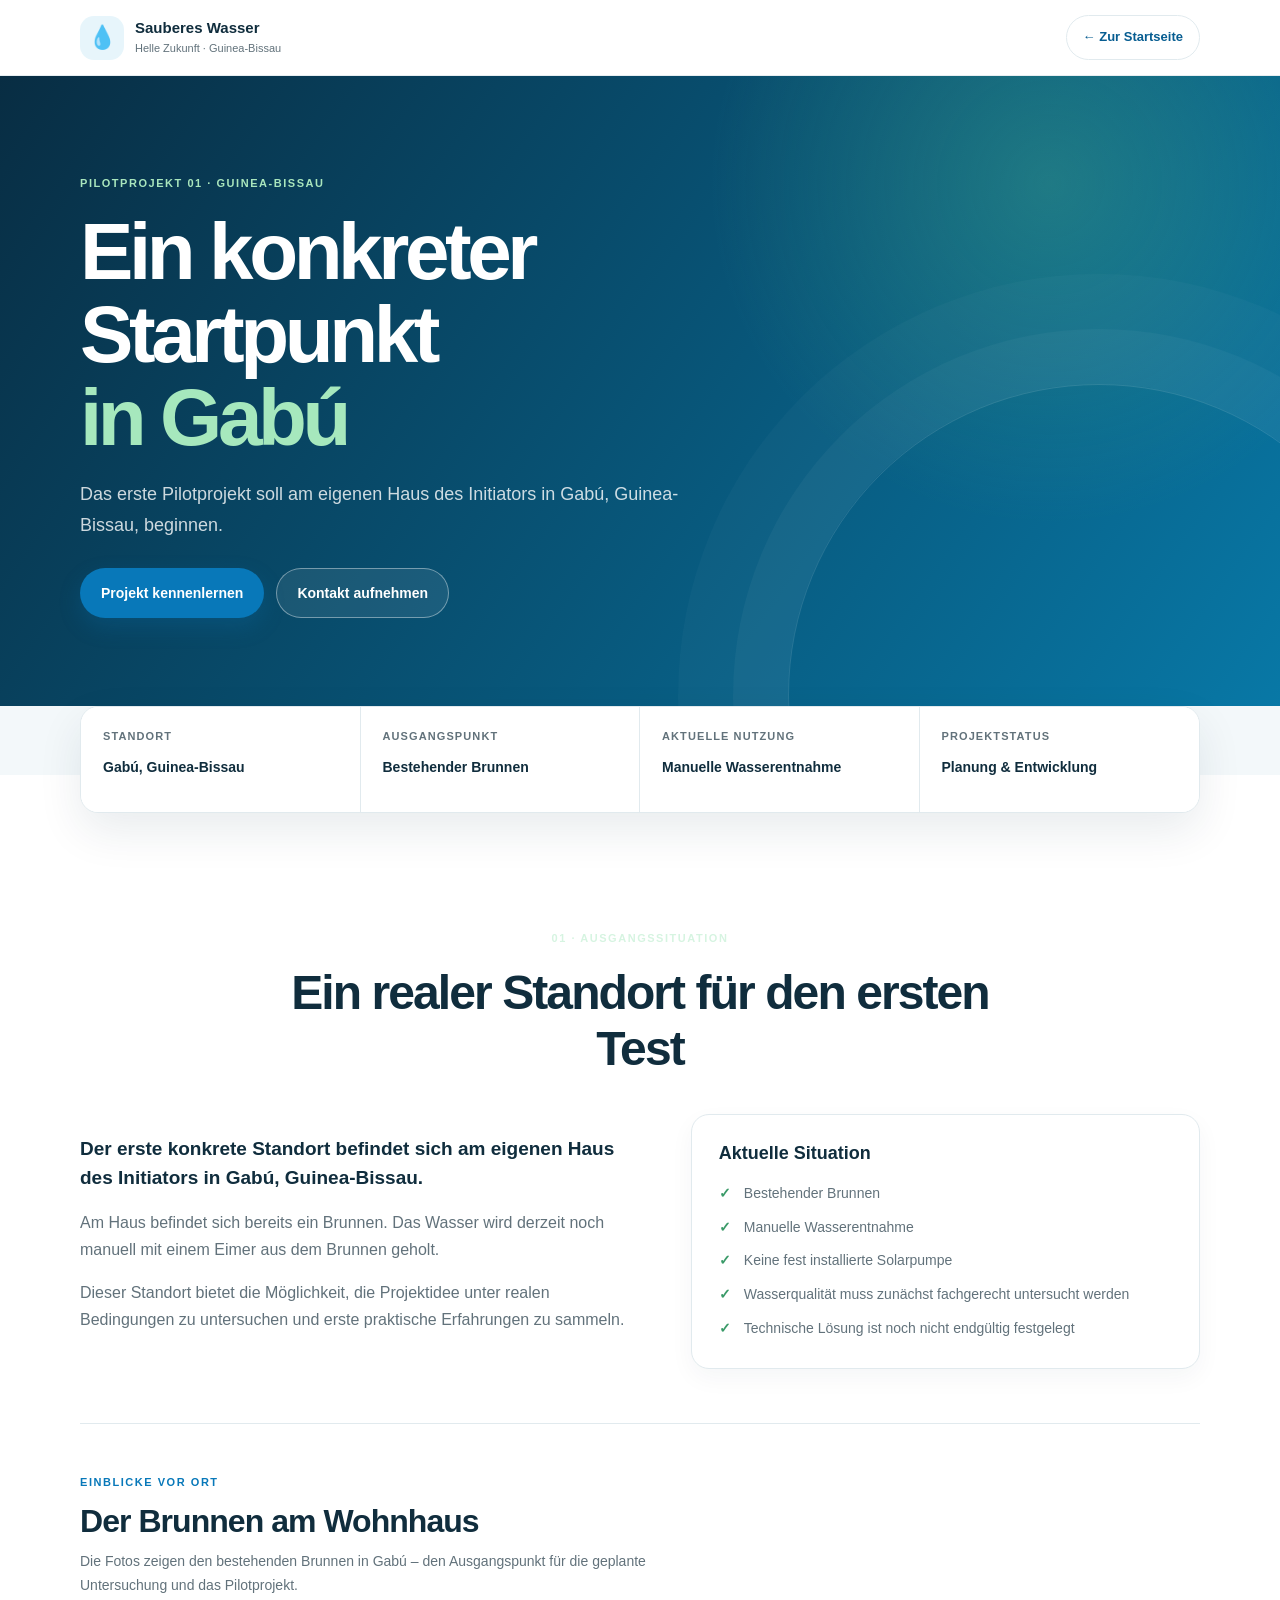
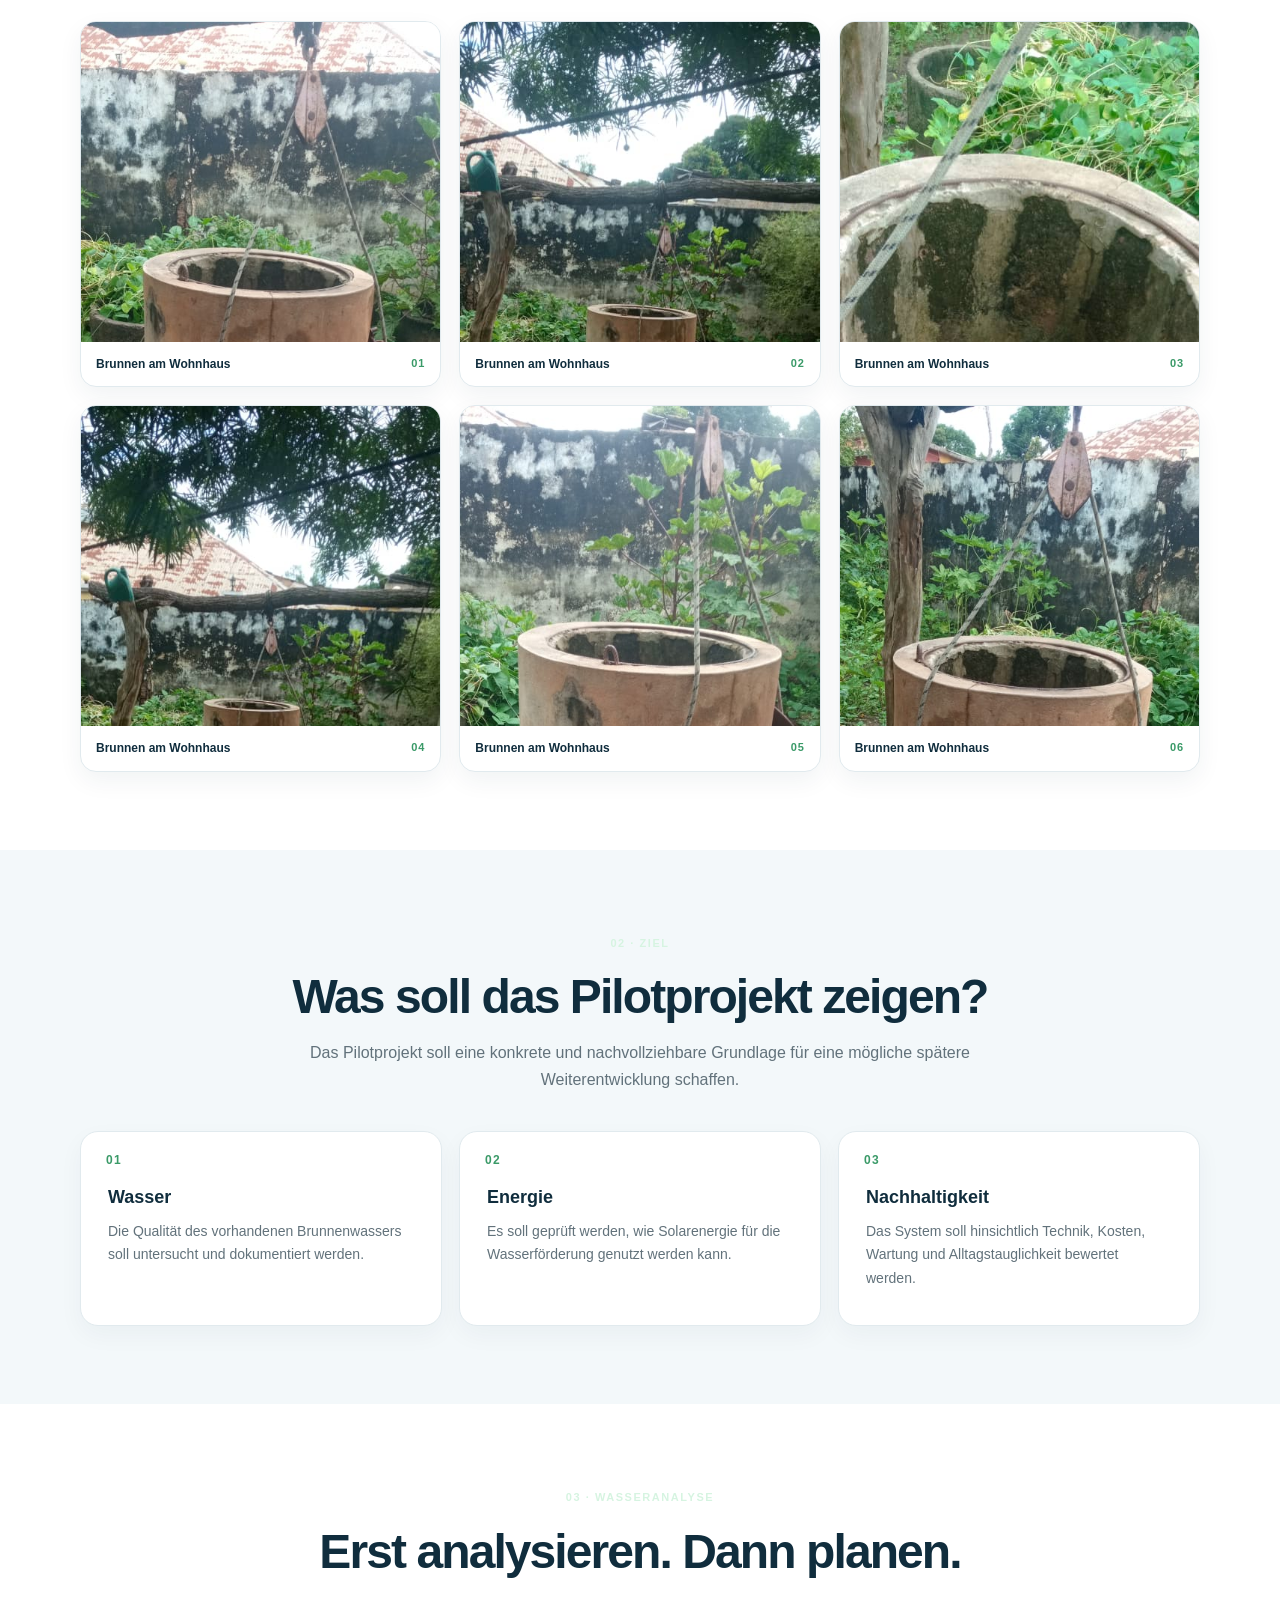
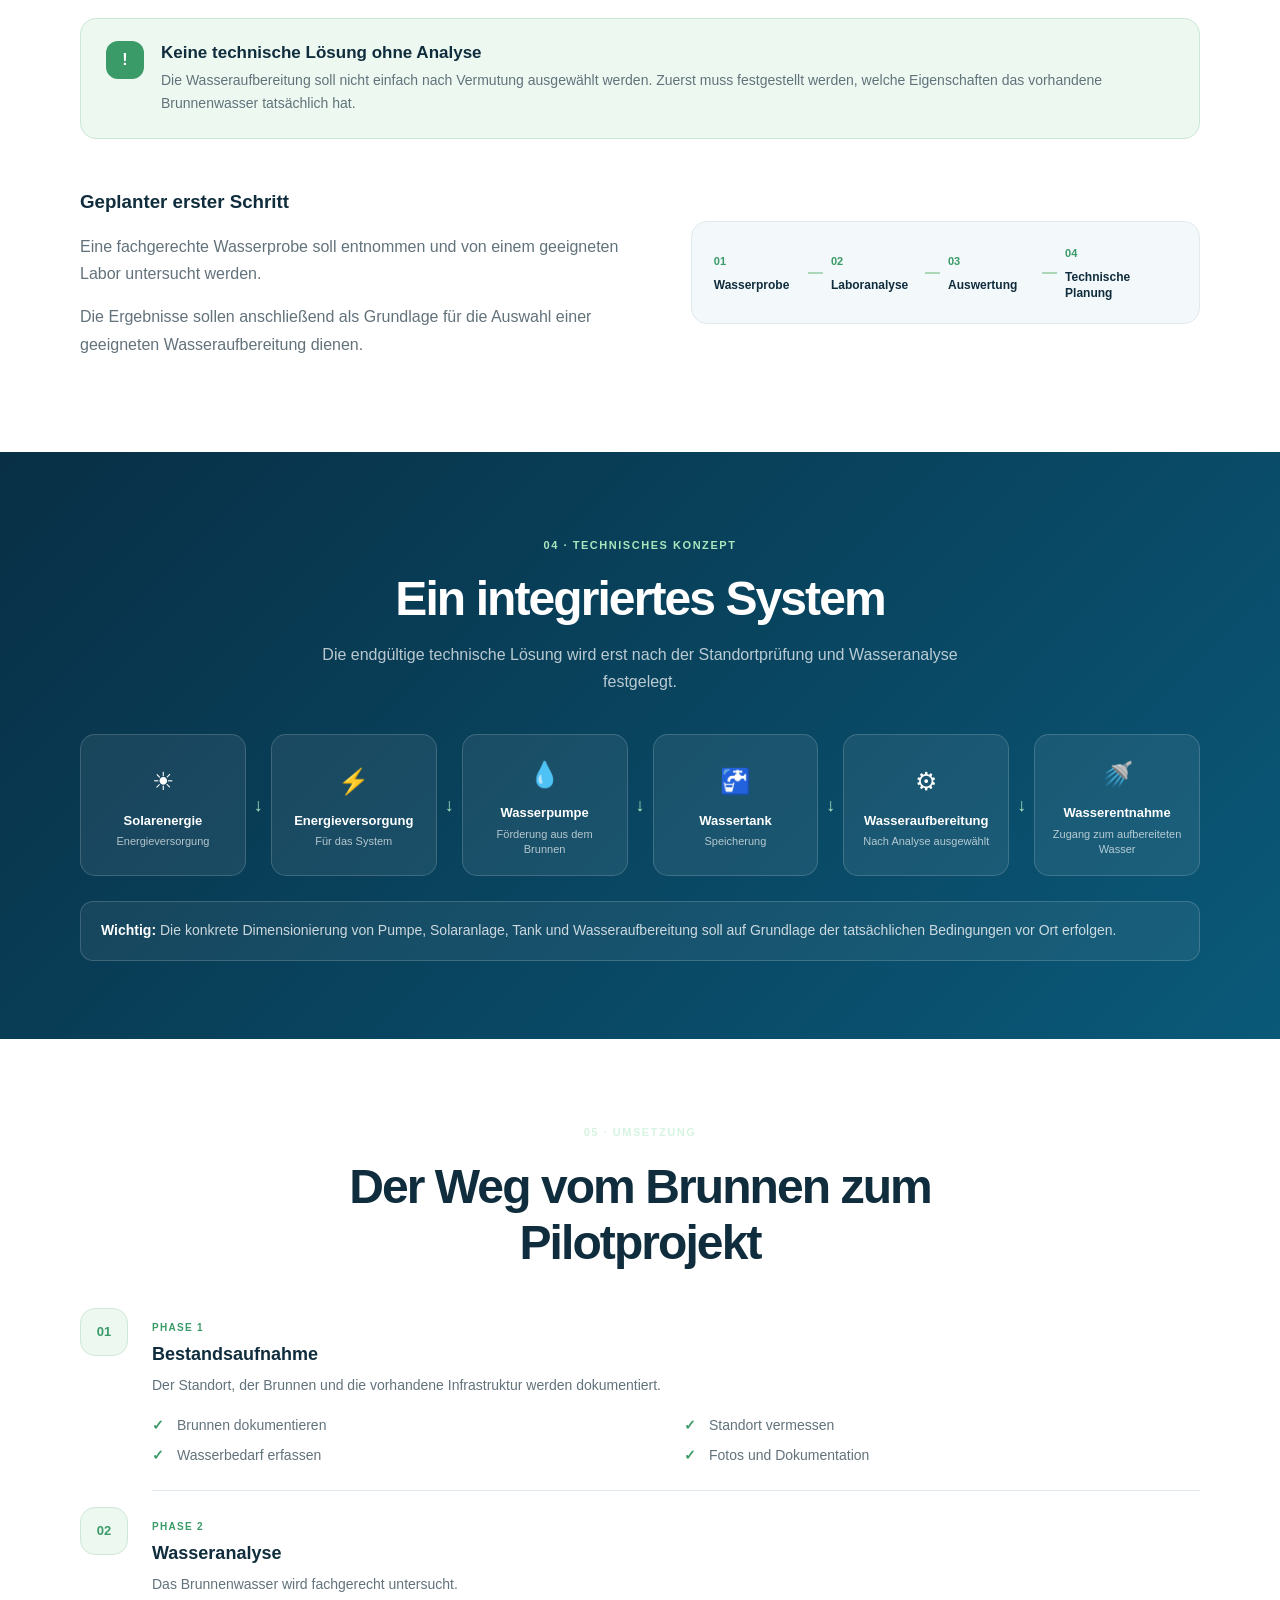
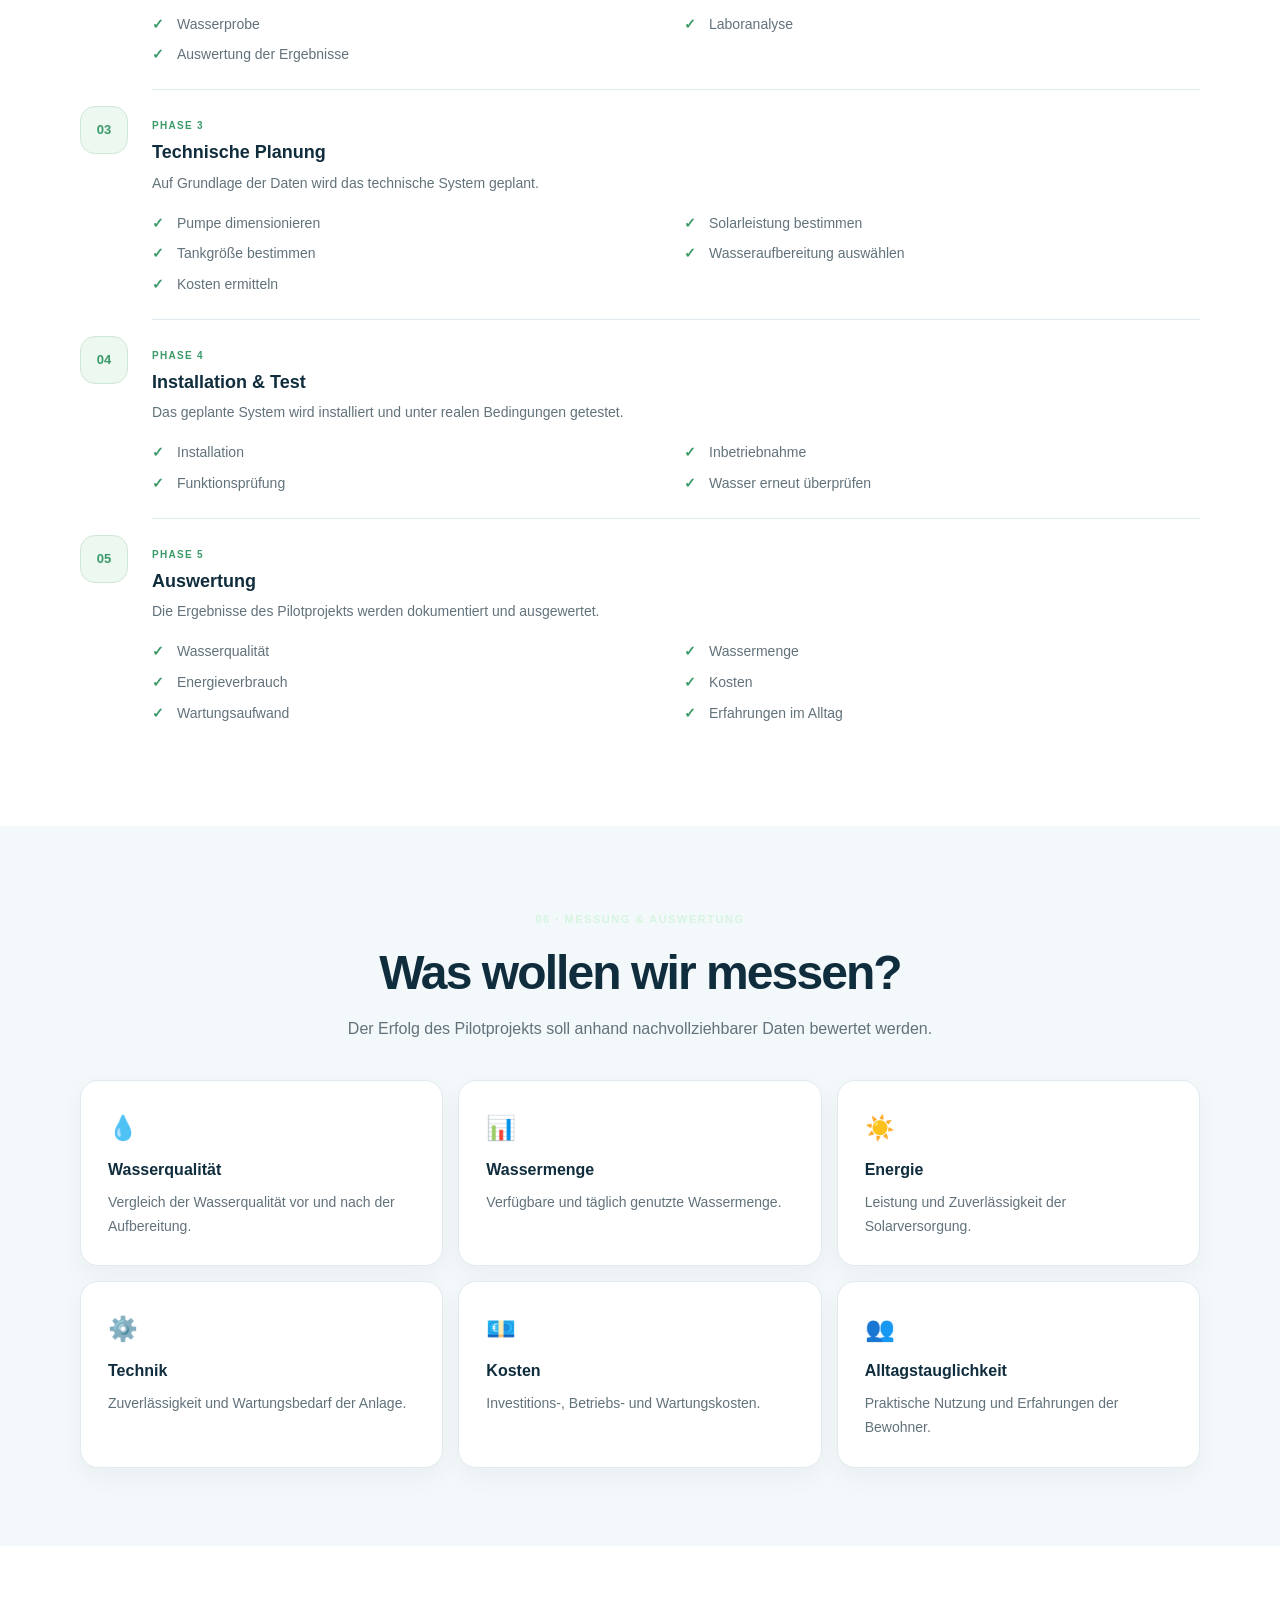
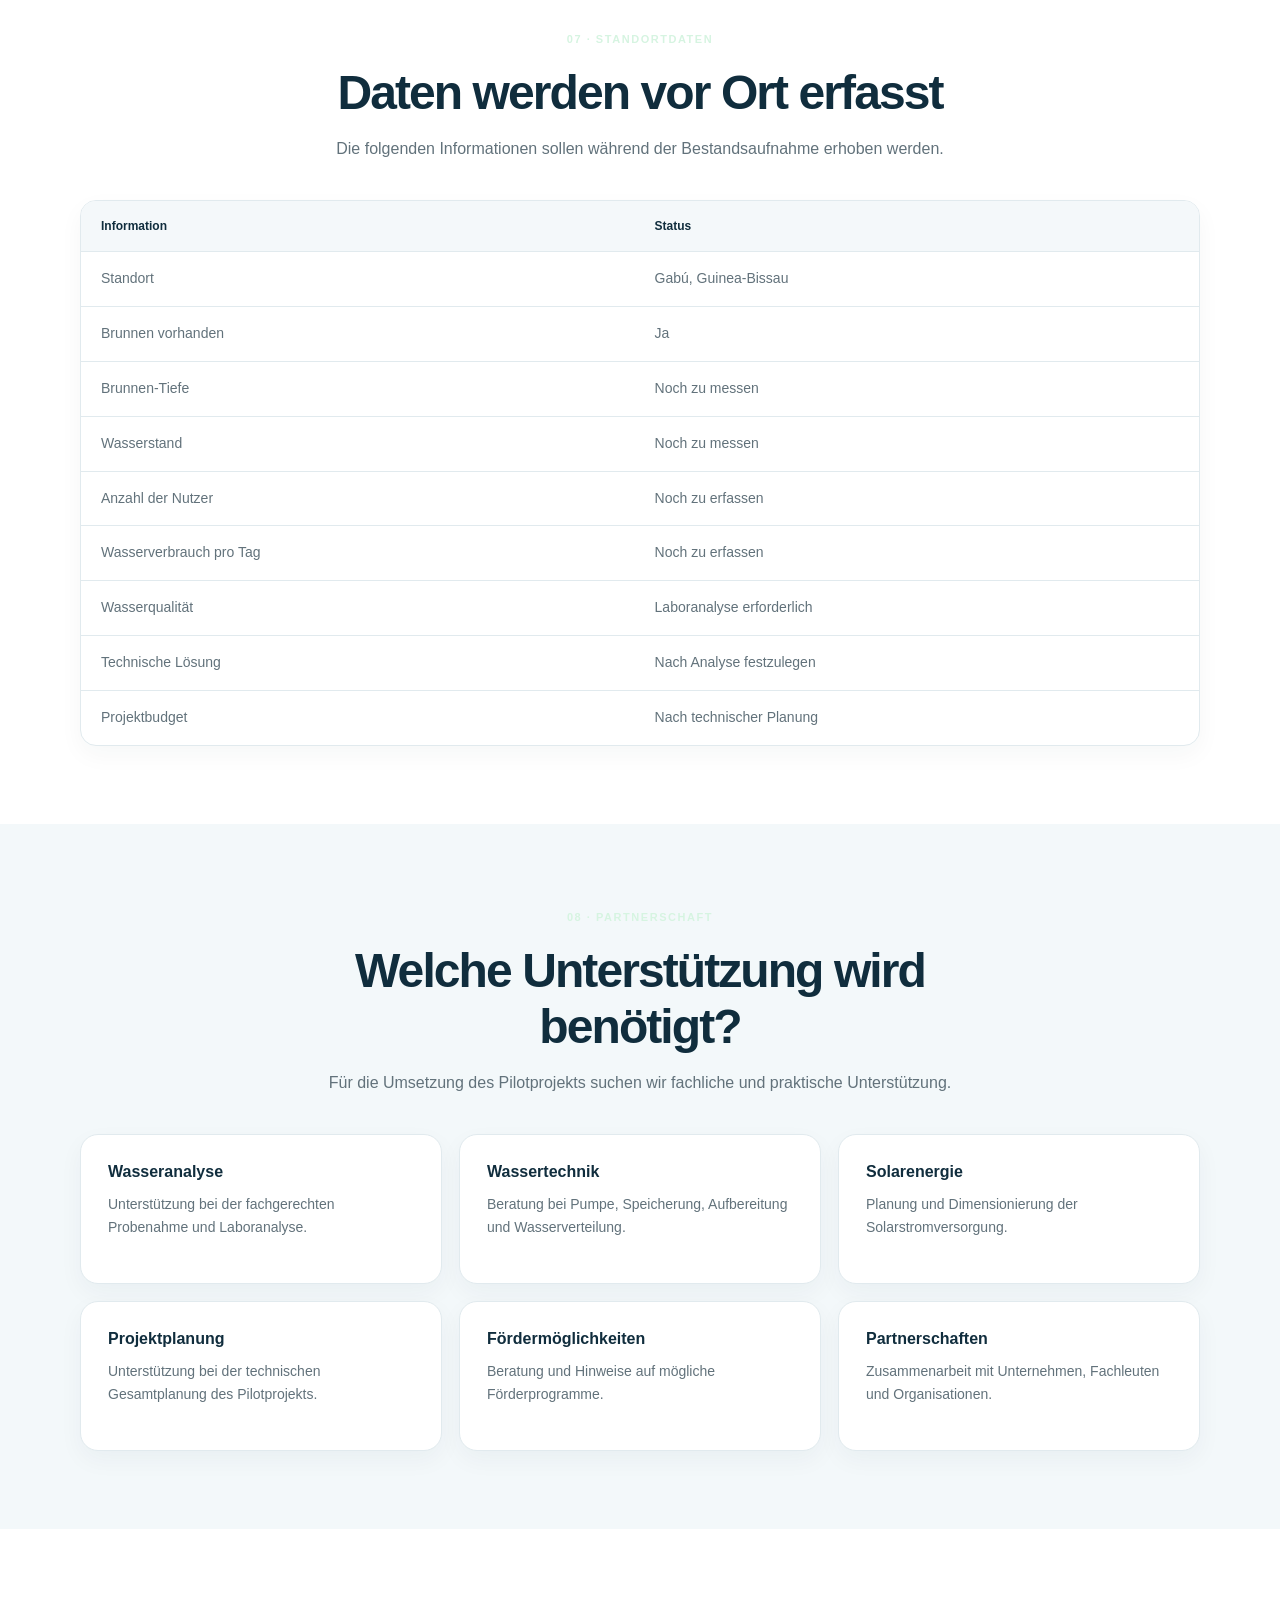
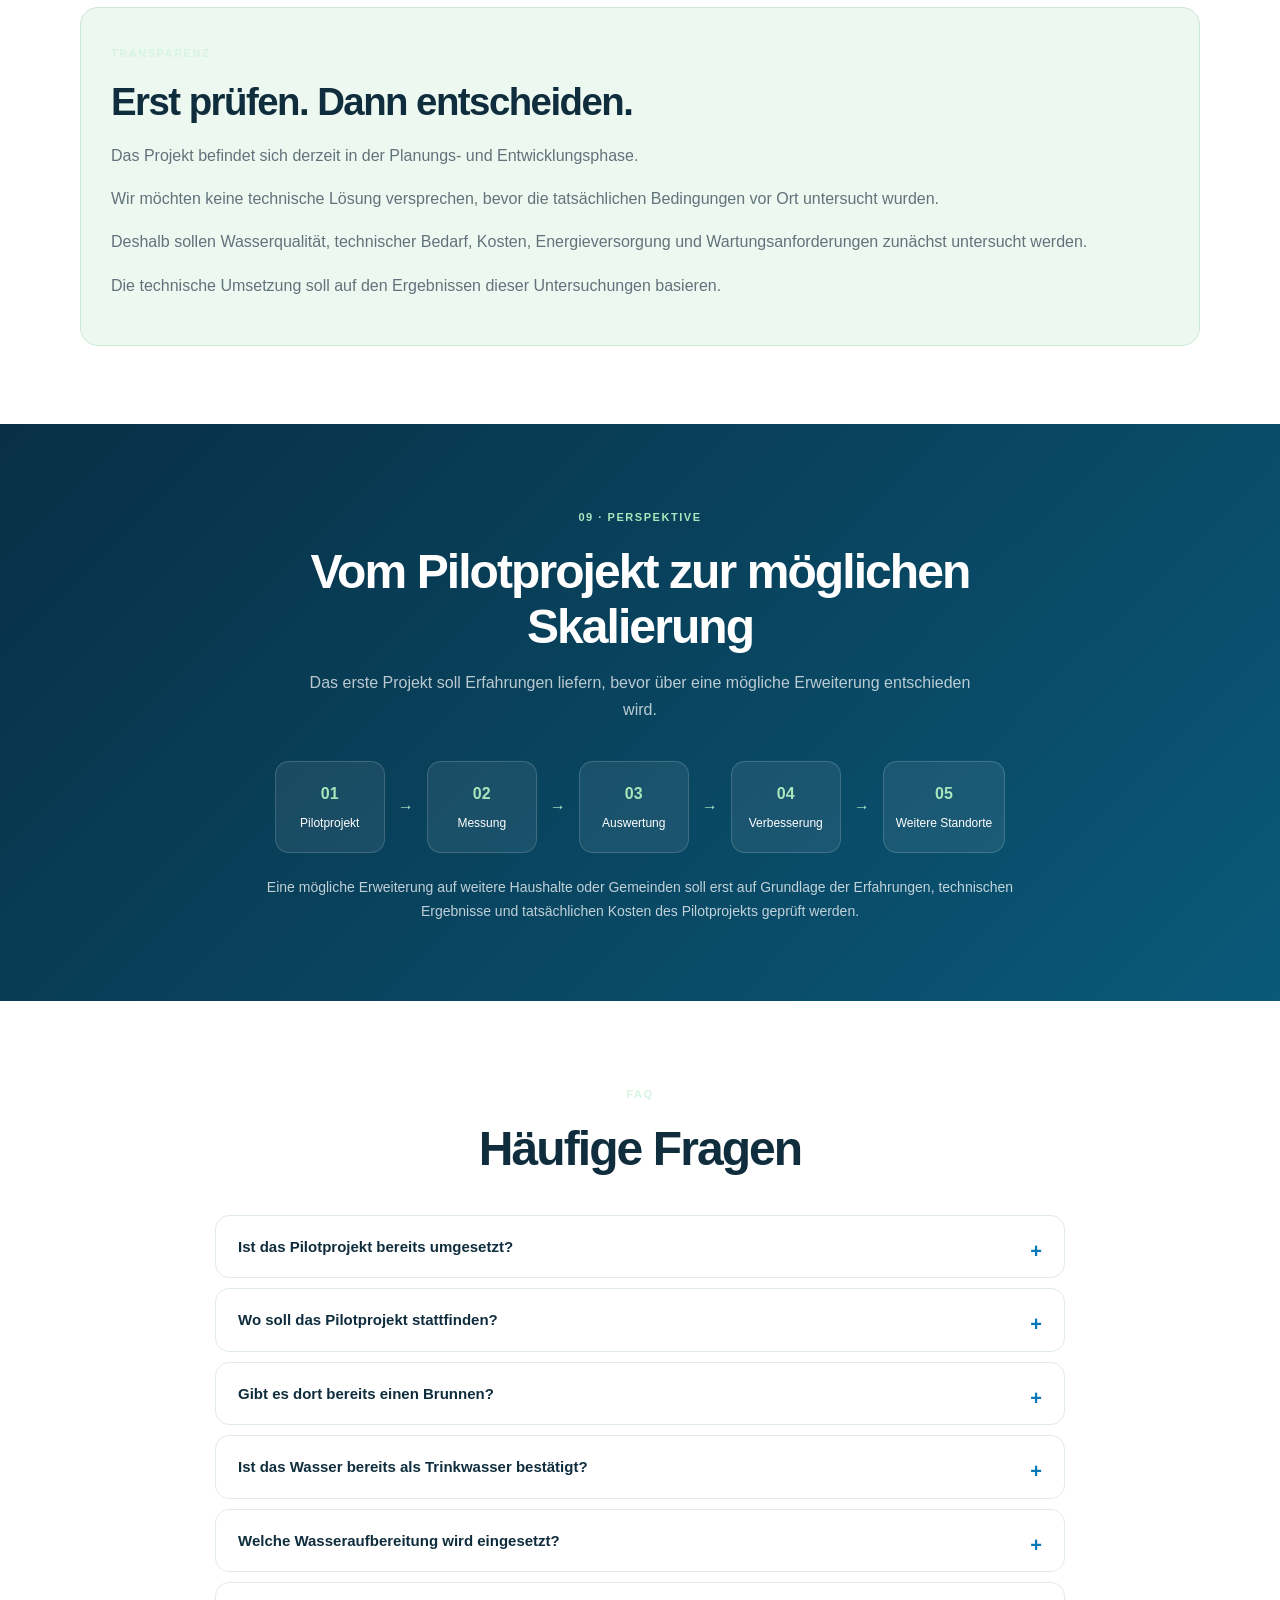
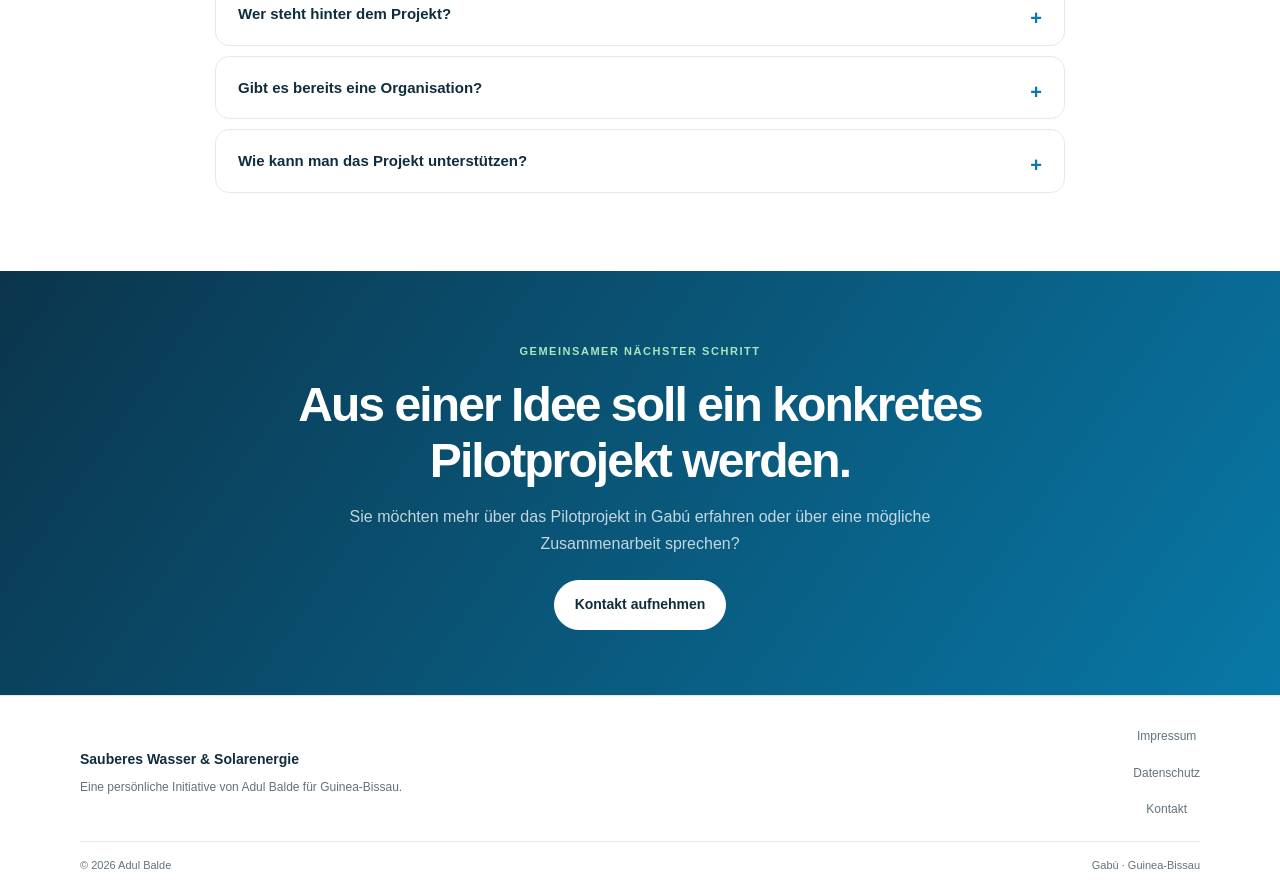
<file: pilotprojekt.html>
<!DOCTYPE html>
<html lang="de">
<head>
    <meta charset="UTF-8">
    <meta
        name="viewport"
        content="width=device-width, initial-scale=1.0"
    >

    <meta
        name="description"
        content="Pilotprojekt in Gabú, Guinea-Bissau: Entwicklung und Erprobung einer nachhaltigen Lösung für Wasser und Solarenergie."
    >

    <title>Pilotprojekt Gabú | Sauberes Wasser & Solarenergie</title>

    <link rel="stylesheet" href="style.css">
</head>

<body class="pilot-page">

    <header class="site-header pilot-header">
        <a class="brand" href="index.html" aria-label="Zur Startseite">
            <span class="brand-mark" aria-hidden="true">💧</span>
            <span>
                <strong>Sauberes Wasser</strong>
                <small>Helle Zukunft · Guinea-Bissau</small>
            </span>
        </a>
        <a class="pilot-home-link" href="index.html">← Zur Startseite</a>
    </header>

    <main>

        <!-- =========================================
             HERO
        ========================================== -->

        <section class="pilot-hero">

            <div class="container">

                <span class="eyebrow">
                    PILOTPROJEKT 01 · GUINEA-BISSAU
                </span>

                <h1>
                    Ein konkreter Startpunkt
                    <span>in Gabú</span>
                </h1>

                <p class="hero-lead">
                    Das erste Pilotprojekt soll am eigenen Haus des
                    Initiators in Gabú, Guinea-Bissau, beginnen.
                </p>

                <div class="hero-actions">

                    <a
                        href="#ausgangssituation"
                        class="btn btn-primary"
                    >
                        Projekt kennenlernen
                    </a>

                    <a
                        href="index.html#kontakt"
                        class="btn btn-secondary"
                    >
                        Kontakt aufnehmen
                    </a>

                </div>

            </div>

        </section>


        <!-- =========================================
             QUICK FACTS
        ========================================== -->

        <section class="pilot-facts">

            <div class="container">

                <div class="facts-grid">

                    <div class="fact-card">

                        <span class="fact-label">
                            Standort
                        </span>

                        <strong>
                            Gabú, Guinea-Bissau
                        </strong>

                    </div>


                    <div class="fact-card">

                        <span class="fact-label">
                            Ausgangspunkt
                        </span>

                        <strong>
                            Bestehender Brunnen
                        </strong>

                    </div>


                    <div class="fact-card">

                        <span class="fact-label">
                            Aktuelle Nutzung
                        </span>

                        <strong>
                            Manuelle Wasserentnahme
                        </strong>

                    </div>


                    <div class="fact-card">

                        <span class="fact-label">
                            Projektstatus
                        </span>

                        <strong>
                            Planung & Entwicklung
                        </strong>

                    </div>

                </div>

            </div>

        </section>


        <!-- =========================================
             AUSGANGSSITUATION
        ========================================== -->

        <section
            id="ausgangssituation"
            class="section"
        >

            <div class="container">

                <div class="section-heading">

                    <span class="eyebrow">
                        01 · AUSGANGSSITUATION
                    </span>

                    <h2>
                        Ein realer Standort für
                        den ersten Test
                    </h2>

                </div>


                <div class="two-column">

                    <div>

                        <p class="lead">
                            Der erste konkrete Standort befindet sich
                            am eigenen Haus des Initiators in Gabú,
                            Guinea-Bissau.
                        </p>

                        <p>
                            Am Haus befindet sich bereits ein Brunnen.
                            Das Wasser wird derzeit noch manuell mit
                            einem Eimer aus dem Brunnen geholt.
                        </p>

                        <p>
                            Dieser Standort bietet die Möglichkeit,
                            die Projektidee unter realen Bedingungen
                            zu untersuchen und erste praktische
                            Erfahrungen zu sammeln.
                        </p>

                    </div>


                    <div class="info-card">

                        <h3>
                            Aktuelle Situation
                        </h3>

                        <ul class="check-list">

                            <li>
                                Bestehender Brunnen
                            </li>

                            <li>
                                Manuelle Wasserentnahme
                            </li>

                            <li>
                                Keine fest installierte Solarpumpe
                            </li>

                            <li>
                                Wasserqualität muss zunächst
                                fachgerecht untersucht werden
                            </li>

                            <li>
                                Technische Lösung ist noch nicht
                                endgültig festgelegt
                            </li>

                        </ul>

                    </div>

                </div>

                <div class="well-gallery-block">
                    <div class="well-gallery-heading">
                        <span class="eyebrow blue">EINBLICKE VOR ORT</span>
                        <h3>Der Brunnen am Wohnhaus</h3>
                        <p>Die Fotos zeigen den bestehenden Brunnen in Gabú – den Ausgangspunkt für die geplante Untersuchung und das Pilotprojekt.</p>
                    </div>

                    <div class="well-gallery">
                        <figure>
                            <a href="assets/poco1.jpg" target="_blank" rel="noopener noreferrer">
                                <img src="assets/poco1.jpg" alt="Bestehender Brunnen am Wohnhaus in Gabú, Aufnahme 1" loading="lazy">
                                <span class="photo-zoom" aria-hidden="true">↗</span>
                            </a>
                            <figcaption>Brunnen am Wohnhaus <span>01</span></figcaption>
                        </figure>
                        <figure>
                            <a href="assets/poco2.jpg" target="_blank" rel="noopener noreferrer">
                                <img src="assets/poco2.jpg" alt="Bestehender Brunnen am Wohnhaus in Gabú, Aufnahme 2" loading="lazy">
                                <span class="photo-zoom" aria-hidden="true">↗</span>
                            </a>
                            <figcaption>Brunnen am Wohnhaus <span>02</span></figcaption>
                        </figure>
                        <figure>
                            <a href="assets/poco3.jpg" target="_blank" rel="noopener noreferrer">
                                <img src="assets/poco3.jpg" alt="Bestehender Brunnen am Wohnhaus in Gabú, Aufnahme 3" loading="lazy">
                                <span class="photo-zoom" aria-hidden="true">↗</span>
                            </a>
                            <figcaption>Brunnen am Wohnhaus <span>03</span></figcaption>
                        </figure>
                        <figure>
                            <a href="assets/poco4.jpg" target="_blank" rel="noopener noreferrer">
                                <img src="assets/poco4.jpg" alt="Bestehender Brunnen am Wohnhaus in Gabú, Aufnahme 4" loading="lazy">
                                <span class="photo-zoom" aria-hidden="true">↗</span>
                            </a>
                            <figcaption>Brunnen am Wohnhaus <span>04</span></figcaption>
                        </figure>
                        <figure>
                            <a href="assets/poco5.jpg" target="_blank" rel="noopener noreferrer">
                                <img src="assets/poco5.jpg" alt="Bestehender Brunnen am Wohnhaus in Gabú, Aufnahme 5" loading="lazy">
                                <span class="photo-zoom" aria-hidden="true">↗</span>
                            </a>
                            <figcaption>Brunnen am Wohnhaus <span>05</span></figcaption>
                        </figure>
                        <figure>
                            <a href="assets/poco6.jpg" target="_blank" rel="noopener noreferrer">
                                <img src="assets/poco6.jpg" alt="Bestehender Brunnen am Wohnhaus in Gabú, Aufnahme 6" loading="lazy">
                                <span class="photo-zoom" aria-hidden="true">↗</span>
                            </a>
                            <figcaption>Brunnen am Wohnhaus <span>06</span></figcaption>
                        </figure>
                    </div>
                </div>

            </div>

        </section>


        <!-- =========================================
             ZIEL
        ========================================== -->

        <section class="section section-light">

            <div class="container">

                <div class="section-heading centered">

                    <span class="eyebrow">
                        02 · ZIEL
                    </span>

                    <h2>
                        Was soll das Pilotprojekt zeigen?
                    </h2>

                    <p>
                        Das Pilotprojekt soll eine konkrete und
                        nachvollziehbare Grundlage für eine mögliche
                        spätere Weiterentwicklung schaffen.
                    </p>

                </div>


                <div class="cards-grid three-columns">

                    <article class="feature-card">

                        <div class="card-number">
                            01
                        </div>

                        <h3>
                            Wasser
                        </h3>

                        <p>
                            Die Qualität des vorhandenen Brunnenwassers
                            soll untersucht und dokumentiert werden.
                        </p>

                    </article>


                    <article class="feature-card">

                        <div class="card-number">
                            02
                        </div>

                        <h3>
                            Energie
                        </h3>

                        <p>
                            Es soll geprüft werden, wie Solarenergie
                            für die Wasserförderung genutzt werden kann.
                        </p>

                    </article>


                    <article class="feature-card">

                        <div class="card-number">
                            03
                        </div>

                        <h3>
                            Nachhaltigkeit
                        </h3>

                        <p>
                            Das System soll hinsichtlich Technik,
                            Kosten, Wartung und Alltagstauglichkeit
                            bewertet werden.
                        </p>

                    </article>

                </div>

            </div>

        </section>


        <!-- =========================================
             WASSERANALYSE
        ========================================== -->

        <section class="section">

            <div class="container">

                <div class="section-heading">

                    <span class="eyebrow">
                        03 · WASSERANALYSE
                    </span>

                    <h2>
                        Erst analysieren.
                        Dann planen.
                    </h2>

                </div>


                <div class="important-box">

                    <div class="important-icon">
                        !
                    </div>

                    <div>

                        <h3>
                            Keine technische Lösung ohne Analyse
                        </h3>

                        <p>
                            Die Wasseraufbereitung soll nicht einfach
                            nach Vermutung ausgewählt werden.
                            Zuerst muss festgestellt werden, welche
                            Eigenschaften das vorhandene Brunnenwasser
                            tatsächlich hat.
                        </p>

                    </div>

                </div>


                <div class="two-column">

                    <div>

                        <h3>
                            Geplanter erster Schritt
                        </h3>

                        <p>
                            Eine fachgerechte Wasserprobe soll
                            entnommen und von einem geeigneten
                            Labor untersucht werden.
                        </p>

                        <p>
                            Die Ergebnisse sollen anschließend als
                            Grundlage für die Auswahl einer geeigneten
                            Wasseraufbereitung dienen.
                        </p>

                    </div>


                    <div class="process-card">

                        <div class="process-step">
                            <span>01</span>
                            <strong>Wasserprobe</strong>
                        </div>

                        <div class="process-line"></div>

                        <div class="process-step">
                            <span>02</span>
                            <strong>Laboranalyse</strong>
                        </div>

                        <div class="process-line"></div>

                        <div class="process-step">
                            <span>03</span>
                            <strong>Auswertung</strong>
                        </div>

                        <div class="process-line"></div>

                        <div class="process-step">
                            <span>04</span>
                            <strong>Technische Planung</strong>
                        </div>

                    </div>

                </div>

            </div>

        </section>


        <!-- =========================================
             TECHNISCHES KONZEPT
        ========================================== -->

        <section
            class="section section-dark"
            id="technisches-konzept"
        >

            <div class="container">

                <div class="section-heading centered">

                    <span class="eyebrow">
                        04 · TECHNISCHES KONZEPT
                    </span>

                    <h2>
                        Ein integriertes System
                    </h2>

                    <p>
                        Die endgültige technische Lösung wird erst
                        nach der Standortprüfung und Wasseranalyse
                        festgelegt.
                    </p>

                </div>


                <div class="system-flow">

                    <div class="system-item">

                        <span class="system-icon">
                            ☀
                        </span>

                        <strong>
                            Solarenergie
                        </strong>

                        <small>
                            Energieversorgung
                        </small>

                    </div>


                    <div class="system-arrow">
                        ↓
                    </div>


                    <div class="system-item">

                        <span class="system-icon">
                            ⚡
                        </span>

                        <strong>
                            Energieversorgung
                        </strong>

                        <small>
                            Für das System
                        </small>

                    </div>


                    <div class="system-arrow">
                        ↓
                    </div>


                    <div class="system-item">

                        <span class="system-icon">
                            💧
                        </span>

                        <strong>
                            Wasserpumpe
                        </strong>

                        <small>
                            Förderung aus dem Brunnen
                        </small>

                    </div>


                    <div class="system-arrow">
                        ↓
                    </div>


                    <div class="system-item">

                        <span class="system-icon">
                            🚰
                        </span>

                        <strong>
                            Wassertank
                        </strong>

                        <small>
                            Speicherung
                        </small>

                    </div>


                    <div class="system-arrow">
                        ↓
                    </div>


                    <div class="system-item">

                        <span class="system-icon">
                            ⚙
                        </span>

                        <strong>
                            Wasseraufbereitung
                        </strong>

                        <small>
                            Nach Analyse ausgewählt
                        </small>

                    </div>


                    <div class="system-arrow">
                        ↓
                    </div>


                    <div class="system-item">

                        <span class="system-icon">
                            🚿
                        </span>

                        <strong>
                            Wasserentnahme
                        </strong>

                        <small>
                            Zugang zum aufbereiteten Wasser
                        </small>

                    </div>

                </div>


                <div class="dark-note">

                    <strong>
                        Wichtig:
                    </strong>

                    Die konkrete Dimensionierung von Pumpe,
                    Solaranlage, Tank und Wasseraufbereitung soll
                    auf Grundlage der tatsächlichen Bedingungen
                    vor Ort erfolgen.

                </div>

            </div>

        </section>


        <!-- =========================================
             PROJEKTPHASEN
        ========================================== -->

        <section class="section">

            <div class="container">

                <div class="section-heading centered">

                    <span class="eyebrow">
                        05 · UMSETZUNG
                    </span>

                    <h2>
                        Der Weg vom Brunnen
                        zum Pilotprojekt
                    </h2>

                </div>


                <div class="timeline">

                    <article class="timeline-item">

                        <div class="timeline-number">
                            01
                        </div>

                        <div class="timeline-content">

                            <span>
                                PHASE 1
                            </span>

                            <h3>
                                Bestandsaufnahme
                            </h3>

                            <p>
                                Der Standort, der Brunnen und die
                                vorhandene Infrastruktur werden
                                dokumentiert.
                            </p>

                            <ul>
                                <li>Brunnen dokumentieren</li>
                                <li>Standort vermessen</li>
                                <li>Wasserbedarf erfassen</li>
                                <li>Fotos und Dokumentation</li>
                            </ul>

                        </div>

                    </article>


                    <article class="timeline-item">

                        <div class="timeline-number">
                            02
                        </div>

                        <div class="timeline-content">

                            <span>
                                PHASE 2
                            </span>

                            <h3>
                                Wasseranalyse
                            </h3>

                            <p>
                                Das Brunnenwasser wird fachgerecht
                                untersucht.
                            </p>

                            <ul>
                                <li>Wasserprobe</li>
                                <li>Laboranalyse</li>
                                <li>Auswertung der Ergebnisse</li>
                            </ul>

                        </div>

                    </article>


                    <article class="timeline-item">

                        <div class="timeline-number">
                            03
                        </div>

                        <div class="timeline-content">

                            <span>
                                PHASE 3
                            </span>

                            <h3>
                                Technische Planung
                            </h3>

                            <p>
                                Auf Grundlage der Daten wird das
                                technische System geplant.
                            </p>

                            <ul>
                                <li>Pumpe dimensionieren</li>
                                <li>Solarleistung bestimmen</li>
                                <li>Tankgröße bestimmen</li>
                                <li>Wasseraufbereitung auswählen</li>
                                <li>Kosten ermitteln</li>
                            </ul>

                        </div>

                    </article>


                    <article class="timeline-item">

                        <div class="timeline-number">
                            04
                        </div>

                        <div class="timeline-content">

                            <span>
                                PHASE 4
                            </span>

                            <h3>
                                Installation & Test
                            </h3>

                            <p>
                                Das geplante System wird installiert
                                und unter realen Bedingungen getestet.
                            </p>

                            <ul>
                                <li>Installation</li>
                                <li>Inbetriebnahme</li>
                                <li>Funktionsprüfung</li>
                                <li>Wasser erneut überprüfen</li>
                            </ul>

                        </div>

                    </article>


                    <article class="timeline-item">

                        <div class="timeline-number">
                            05
                        </div>

                        <div class="timeline-content">

                            <span>
                                PHASE 5
                            </span>

                            <h3>
                                Auswertung
                            </h3>

                            <p>
                                Die Ergebnisse des Pilotprojekts werden
                                dokumentiert und ausgewertet.
                            </p>

                            <ul>
                                <li>Wasserqualität</li>
                                <li>Wassermenge</li>
                                <li>Energieverbrauch</li>
                                <li>Kosten</li>
                                <li>Wartungsaufwand</li>
                                <li>Erfahrungen im Alltag</li>
                            </ul>

                        </div>

                    </article>

                </div>

            </div>

        </section>


        <!-- =========================================
             MESSUNG
        ========================================== -->

        <section class="section section-light">

            <div class="container">

                <div class="section-heading centered">

                    <span class="eyebrow">
                        06 · MESSUNG & AUSWERTUNG
                    </span>

                    <h2>
                        Was wollen wir messen?
                    </h2>

                    <p>
                        Der Erfolg des Pilotprojekts soll anhand
                        nachvollziehbarer Daten bewertet werden.
                    </p>

                </div>


                <div class="measurement-grid">

                    <div class="measurement-card">

                        <span>
                            💧
                        </span>

                        <h3>
                            Wasserqualität
                        </h3>

                        <p>
                            Vergleich der Wasserqualität vor und
                            nach der Aufbereitung.
                        </p>

                    </div>


                    <div class="measurement-card">

                        <span>
                            📊
                        </span>

                        <h3>
                            Wassermenge
                        </h3>

                        <p>
                            Verfügbare und täglich genutzte
                            Wassermenge.
                        </p>

                    </div>


                    <div class="measurement-card">

                        <span>
                            ☀️
                        </span>

                        <h3>
                            Energie
                        </h3>

                        <p>
                            Leistung und Zuverlässigkeit der
                            Solarversorgung.
                        </p>

                    </div>


                    <div class="measurement-card">

                        <span>
                            ⚙️
                        </span>

                        <h3>
                            Technik
                        </h3>

                        <p>
                            Zuverlässigkeit und Wartungsbedarf
                            der Anlage.
                        </p>

                    </div>


                    <div class="measurement-card">

                        <span>
                            💶
                        </span>

                        <h3>
                            Kosten
                        </h3>

                        <p>
                            Investitions-, Betriebs- und
                            Wartungskosten.
                        </p>

                    </div>


                    <div class="measurement-card">

                        <span>
                            👥
                        </span>

                        <h3>
                            Alltagstauglichkeit
                        </h3>

                        <p>
                            Praktische Nutzung und Erfahrungen
                            der Bewohner.
                        </p>

                    </div>

                </div>

            </div>

        </section>


        <!-- =========================================
             DATEN DES STANDORTS
        ========================================== -->

        <section class="section">

            <div class="container">

                <div class="section-heading">

                    <span class="eyebrow">
                        07 · STANDORTDATEN
                    </span>

                    <h2>
                        Daten werden vor Ort erfasst
                    </h2>

                    <p>
                        Die folgenden Informationen sollen während
                        der Bestandsaufnahme erhoben werden.
                    </p>

                </div>


                <div class="data-table-wrapper">

                    <table class="data-table">

                        <thead>

                            <tr>
                                <th>
                                    Information
                                </th>

                                <th>
                                    Status
                                </th>
                            </tr>

                        </thead>

                        <tbody>

                            <tr>
                                <td>
                                    Standort
                                </td>

                                <td>
                                    Gabú, Guinea-Bissau
                                </td>
                            </tr>

                            <tr>
                                <td>
                                    Brunnen vorhanden
                                </td>

                                <td>
                                    Ja
                                </td>
                            </tr>

                            <tr>
                                <td>
                                    Brunnen-Tiefe
                                </td>

                                <td>
                                    Noch zu messen
                                </td>
                            </tr>

                            <tr>
                                <td>
                                    Wasserstand
                                </td>

                                <td>
                                    Noch zu messen
                                </td>
                            </tr>

                            <tr>
                                <td>
                                    Anzahl der Nutzer
                                </td>

                                <td>
                                    Noch zu erfassen
                                </td>
                            </tr>

                            <tr>
                                <td>
                                    Wasserverbrauch pro Tag
                                </td>

                                <td>
                                    Noch zu erfassen
                                </td>
                            </tr>

                            <tr>
                                <td>
                                    Wasserqualität
                                </td>

                                <td>
                                    Laboranalyse erforderlich
                                </td>
                            </tr>

                            <tr>
                                <td>
                                    Technische Lösung
                                </td>

                                <td>
                                    Nach Analyse festzulegen
                                </td>
                            </tr>

                            <tr>
                                <td>
                                    Projektbudget
                                </td>

                                <td>
                                    Nach technischer Planung
                                </td>
                            </tr>

                        </tbody>

                    </table>

                </div>

            </div>

        </section>


        <!-- =========================================
             WAS WIR BRAUCHEN
        ========================================== -->

        <section class="section section-light">

            <div class="container">

                <div class="section-heading centered">

                    <span class="eyebrow">
                        08 · PARTNERSCHAFT
                    </span>

                    <h2>
                        Welche Unterstützung wird benötigt?
                    </h2>

                    <p>
                        Für die Umsetzung des Pilotprojekts suchen
                        wir fachliche und praktische Unterstützung.
                    </p>

                </div>


                <div class="cards-grid three-columns">

                    <article class="support-card">

                        <h3>
                            Wasseranalyse
                        </h3>

                        <p>
                            Unterstützung bei der fachgerechten
                            Probenahme und Laboranalyse.
                        </p>

                    </article>


                    <article class="support-card">

                        <h3>
                            Wassertechnik
                        </h3>

                        <p>
                            Beratung bei Pumpe, Speicherung,
                            Aufbereitung und Wasserverteilung.
                        </p>

                    </article>


                    <article class="support-card">

                        <h3>
                            Solarenergie
                        </h3>

                        <p>
                            Planung und Dimensionierung der
                            Solarstromversorgung.
                        </p>

                    </article>


                    <article class="support-card">

                        <h3>
                            Projektplanung
                        </h3>

                        <p>
                            Unterstützung bei der technischen
                            Gesamtplanung des Pilotprojekts.
                        </p>

                    </article>


                    <article class="support-card">

                        <h3>
                            Fördermöglichkeiten
                        </h3>

                        <p>
                            Beratung und Hinweise auf mögliche
                            Förderprogramme.
                        </p>

                    </article>


                    <article class="support-card">

                        <h3>
                            Partnerschaften
                        </h3>

                        <p>
                            Zusammenarbeit mit Unternehmen,
                            Fachleuten und Organisationen.
                        </p>

                    </article>

                </div>

            </div>

        </section>


        <!-- =========================================
             TRANSPARENZ
        ========================================== -->

        <section class="section">

            <div class="container">

                <div class="transparency-box">

                    <div>

                        <span class="eyebrow">
                            TRANSPARENZ
                        </span>

                        <h2>
                            Erst prüfen. Dann entscheiden.
                        </h2>

                    </div>


                    <div>

                        <p>
                            Das Projekt befindet sich derzeit in der
                            Planungs- und Entwicklungsphase.
                        </p>

                        <p>
                            Wir möchten keine technische Lösung
                            versprechen, bevor die tatsächlichen
                            Bedingungen vor Ort untersucht wurden.
                        </p>

                        <p>
                            Deshalb sollen Wasserqualität, technischer
                            Bedarf, Kosten, Energieversorgung und
                            Wartungsanforderungen zunächst untersucht
                            werden.
                        </p>

                        <p>
                            Die technische Umsetzung soll auf den
                            Ergebnissen dieser Untersuchungen basieren.
                        </p>

                    </div>

                </div>

            </div>

        </section>


        <!-- =========================================
             ZUKUNFT
        ========================================== -->

        <section class="section section-dark">

            <div class="container">

                <div class="section-heading centered">

                    <span class="eyebrow">
                        09 · PERSPEKTIVE
                    </span>

                    <h2>
                        Vom Pilotprojekt zur möglichen
                        Skalierung
                    </h2>

                    <p>
                        Das erste Projekt soll Erfahrungen liefern,
                        bevor über eine mögliche Erweiterung
                        entschieden wird.
                    </p>

                </div>


                <div class="scale-flow">

                    <div>
                        <strong>
                            01
                        </strong>

                        <span>
                            Pilotprojekt
                        </span>
                    </div>

                    <div class="scale-arrow">
                        →
                    </div>

                    <div>
                        <strong>
                            02
                        </strong>

                        <span>
                            Messung
                        </span>
                    </div>

                    <div class="scale-arrow">
                        →
                    </div>

                    <div>
                        <strong>
                            03
                        </strong>

                        <span>
                            Auswertung
                        </span>
                    </div>

                    <div class="scale-arrow">
                        →
                    </div>

                    <div>
                        <strong>
                            04
                        </strong>

                        <span>
                            Verbesserung
                        </span>
                    </div>

                    <div class="scale-arrow">
                        →
                    </div>

                    <div>
                        <strong>
                            05
                        </strong>

                        <span>
                            Weitere Standorte
                        </span>
                    </div>

                </div>


                <p class="future-note">

                    Eine mögliche Erweiterung auf weitere Haushalte
                    oder Gemeinden soll erst auf Grundlage der
                    Erfahrungen, technischen Ergebnisse und
                    tatsächlichen Kosten des Pilotprojekts geprüft
                    werden.

                </p>

            </div>

        </section>


        <!-- =========================================
             FAQ
        ========================================== -->

        <section class="section">

            <div class="container">

                <div class="section-heading centered">

                    <span class="eyebrow">
                        FAQ
                    </span>

                    <h2>
                        Häufige Fragen
                    </h2>

                </div>


                <div class="faq">

                    <details>

                        <summary>
                            Ist das Pilotprojekt bereits umgesetzt?
                        </summary>

                        <p>
                            Nein. Das Projekt befindet sich derzeit
                            in der Planungs- und Entwicklungsphase.
                        </p>

                    </details>


                    <details>

                        <summary>
                            Wo soll das Pilotprojekt stattfinden?
                        </summary>

                        <p>
                            Der erste Pilotstandort befindet sich am
                            eigenen Haus des Initiators in Gabú,
                            Guinea-Bissau.
                        </p>

                    </details>


                    <details>

                        <summary>
                            Gibt es dort bereits einen Brunnen?
                        </summary>

                        <p>
                            Ja. Am Standort befindet sich bereits
                            ein Brunnen, aus dem das Wasser derzeit
                            manuell mit einem Eimer entnommen wird.
                        </p>

                    </details>


                    <details>

                        <summary>
                            Ist das Wasser bereits als Trinkwasser
                            bestätigt?
                        </summary>

                        <p>
                            Das soll zunächst durch eine fachgerechte
                            Wasseranalyse überprüft werden. Die
                            technische Aufbereitung wird anschließend
                            auf Grundlage der Analyse geplant.
                        </p>

                    </details>


                    <details>

                        <summary>
                            Welche Wasseraufbereitung wird eingesetzt?
                        </summary>

                        <p>
                            Das steht noch nicht fest. Die geeignete
                            Methode soll anhand der Ergebnisse der
                            Wasseranalyse ausgewählt werden.
                        </p>

                    </details>


                    <details>

                        <summary>
                            Wer steht hinter dem Projekt?
                        </summary>

                        <p>
                            Das Projekt wurde von Adul Balde als
                            persönliche Initiative entwickelt.
                        </p>

                    </details>


                    <details>

                        <summary>
                            Gibt es bereits eine Organisation?
                        </summary>

                        <p>
                            Derzeit handelt es sich um eine persönliche
                            Initiative. Perspektivisch ist die Gründung
                            einer eigenen Organisation vorgesehen.
                        </p>

                    </details>


                    <details>

                        <summary>
                            Wie kann man das Projekt unterstützen?
                        </summary>

                        <p>
                            Unterstützung wird insbesondere in den
                            Bereichen Wasseranalyse, Wassertechnik,
                            Solarenergie, Projektplanung,
                            Fördermöglichkeiten und Partnerschaften
                            gesucht.
                        </p>

                    </details>

                </div>

            </div>

        </section>


        <!-- =========================================
             CONTACT CTA
        ========================================== -->

        <section class="pilot-contact">

            <div class="container">

                <span class="eyebrow">
                    GEMEINSAMER NÄCHSTER SCHRITT
                </span>

                <h2>
                    Aus einer Idee soll ein
                    konkretes Pilotprojekt werden.
                </h2>

                <p>
                    Sie möchten mehr über das Pilotprojekt in Gabú
                    erfahren oder über eine mögliche Zusammenarbeit
                    sprechen?
                </p>

                <a
                    href="mailto:baldeadul918@gmail.com?subject=Pilotprojekt%20Gabú%20-%20Guinea-Bissau"
                    class="btn btn-light"
                >
                    Kontakt aufnehmen
                </a>

            </div>

        </section>

    </main>


    <!-- =========================================
         FOOTER
    ========================================== -->

    <footer class="footer">

        <div class="container">

            <div class="footer-inner">

                <div>

                    <strong>
                        Sauberes Wasser & Solarenergie
                    </strong>

                    <p>
                        Eine persönliche Initiative von Adul Balde
                        für Guinea-Bissau.
                    </p>

                </div>


                <div class="footer-links">

                    <a href="impressum.html">
                        Impressum
                    </a>

                    <a href="datenschutz.html">
                        Datenschutz
                    </a>

                    <a href="index.html#kontakt">
                        Kontakt
                    </a>

                </div>

            </div>


            <div class="footer-bottom">

                <span>
                    © 2026 Adul Balde
                </span>

                <span>
                    Gabú · Guinea-Bissau
                </span>

            </div>

        </div>

    </footer>


</body>
</html>
</file>
<file: style.css>
:root {
  --navy: #102d3d;
  --blue: #0878b9;
  --blue-dark: #075d91;
  --green: #3a9a68;
  --ink: #263843;
  --muted: #62727b;
  --paper: #fff;
  --soft: #f3f8fa;
  --line: #e1eaee;
  --shadow: 0 18px 45px rgba(16, 45, 61, .09);
  --radius: 20px;
}

* { box-sizing: border-box; }
html { scroll-behavior: smooth; scroll-padding-top: 90px; }
body { margin: 0; color: var(--ink); background: var(--paper); font-family: 'DM Sans', sans-serif; font-size: 16px; line-height: 1.7; }
img { display: block; max-width: 100%; }
a { color: inherit; }
.container { width: min(1120px, calc(100% - 48px)); margin-inline: auto; }
h1, h2, h3, strong { font-family: 'Manrope', sans-serif; }
h2 { margin: 0 0 18px; color: var(--navy); font-size: clamp(2rem, 4vw, 3rem); line-height: 1.16; letter-spacing: -.04em; }
h2 span { color: var(--blue); }
h3 { color: var(--navy); line-height: 1.3; }
p { margin: 0 0 16px; color: var(--muted); }

.site-header { position: sticky; z-index: 20; top: 0; display: flex; min-height: 76px; align-items: center; justify-content: space-between; gap: 24px; padding: 10px max(24px, calc((100vw - 1120px) / 2)); border-bottom: 1px solid rgba(225,234,238,.8); background: rgba(255,255,255,.96); backdrop-filter: blur(14px); }
.brand { display: inline-flex; align-items: center; gap: 11px; color: var(--navy); text-decoration: none; line-height: 1.25; }
.brand-mark { display: grid; width: 44px; height: 44px; place-items: center; border-radius: 14px; background: #e7f5fb; font-size: 23px; }
.brand strong, .brand small { display: block; }
.brand strong { font-size: 15px; }
.brand small { margin-top: 4px; color: var(--muted); font-size: 11px; }
.nav { display: flex; align-items: center; gap: clamp(12px, 1.7vw, 24px); }
.nav a { color: #4f626d; font-size: 13px; font-weight: 700; text-decoration: none; transition: color .2s ease; }
.nav a:hover { color: var(--blue); }
.nav .nav-cta { padding: 10px 17px; border-radius: 999px; color: white; background: var(--blue); }
.menu-toggle { display: none; border: 0; background: transparent; color: var(--navy); font-size: 25px; cursor: pointer; }

.hero { position: relative; overflow: hidden; min-height: 570px; color: white; background: radial-gradient(circle at 85% 18%, rgba(88,195,134,.35), transparent 28%), radial-gradient(circle at 8% 92%, rgba(29,145,195,.34), transparent 32%), linear-gradient(120deg, #082d43, #0878b9); }
.hero::after { position: absolute; right: -90px; bottom: -210px; width: 560px; height: 560px; border: 1px solid rgba(255,255,255,.12); border-radius: 50%; box-shadow: 0 0 0 52px rgba(255,255,255,.035), 0 0 0 105px rgba(255,255,255,.025); content: ''; }
.hero-overlay { position: absolute; inset: 0; background: linear-gradient(90deg, rgba(3,32,49,.25), transparent 75%); }
.hero-content { position: relative; z-index: 1; padding-top: 82px; padding-bottom: 74px; }
.eyebrow { display: inline-flex; align-items: center; gap: 8px; margin-bottom: 17px; color: #d6f4e1; font-size: 11px; font-weight: 800; letter-spacing: .14em; }
.eyebrow.blue { color: var(--blue); }
.eyebrow.green { color: var(--green); }
.eyebrow.orange { color: #bb741e; }
.hero h1 { max-width: 750px; margin: 0 0 21px; font-size: clamp(3rem, 6.8vw, 5.4rem); line-height: 1.03; letter-spacing: -.055em; }
.hero h1 span { color: #92e2b1; }
.hero-lead { max-width: 650px; margin-bottom: 29px; color: rgba(255,255,255,.83); font-size: 18px; }
.hero-actions, .cta-actions { display: flex; flex-wrap: wrap; gap: 12px; }
.btn { display: inline-flex; min-height: 50px; align-items: center; justify-content: center; padding: 12px 20px; border: 1px solid transparent; border-radius: 999px; font-size: 14px; font-weight: 700; text-decoration: none; transition: transform .2s ease, background .2s ease, box-shadow .2s ease; }
.btn:hover { transform: translateY(-2px); }
.btn-primary { color: white; background: var(--blue); box-shadow: 0 9px 22px rgba(8,120,185,.22); }
.btn-primary:hover { background: var(--blue-dark); }
.hero .btn-primary { color: var(--navy); background: #a6e8bd; box-shadow: none; }
.hero .btn-primary:hover { background: #c1f2d1; }
.btn-light { color: white; border-color: rgba(255,255,255,.38); background: rgba(255,255,255,.08); }
.btn-outline { color: var(--navy); border-color: var(--line); background: white; }
.hero-note { display: flex; align-items: center; gap: 10px; margin-top: 27px; color: rgba(255,255,255,.75); font-size: 13px; }

.trust-strip { position: relative; z-index: 2; margin: -1px auto 0; padding: 24px 0; border-bottom: 1px solid var(--line); background: white; }
.trust-grid { display: grid; grid-template-columns: repeat(4, 1fr); }
.trust-grid > div { display: flex; flex-direction: column; gap: 2px; padding: 5px 23px; border-right: 1px solid var(--line); }
.trust-grid > div:first-child { padding-left: 0; }
.trust-grid > div:last-child { border: 0; }
.trust-grid strong { color: var(--navy); font-size: 14px; }
.trust-grid span { color: var(--muted); font-size: 12px; }

.section { padding: 92px 0; }
.section.soft { background: var(--soft); }
.section-heading { max-width: 770px; margin: 0 auto 42px; text-align: center; }
.section-heading p { max-width: 690px; margin-inline: auto; }
.problem-grid { display: grid; grid-template-columns: repeat(4, 1fr); gap: 17px; }
.problem-card, .support-grid article { padding: 25px 23px; border: 1px solid var(--line); border-radius: var(--radius); background: white; box-shadow: 0 9px 25px rgba(16,45,61,.035); }
.problem-card .icon { display: grid; width: 49px; height: 49px; place-items: center; margin-bottom: 17px; border-radius: 15px; background: #e9f6fb; font-size: 23px; }
.problem-card h3, .support-grid h3 { margin: 0 0 9px; font-size: 17px; }
.problem-card p, .support-grid p { margin: 0; font-size: 14px; line-height: 1.65; }
.important-note { margin-top: 22px; padding: 18px 21px; border-left: 4px solid var(--green); border-radius: 0 12px 12px 0; color: #486358; background: #edf8f1; font-size: 14px; }

.options-grid { display: grid; grid-template-columns: repeat(3, 1fr); gap: 19px; }
.option { position: relative; overflow: hidden; padding: 28px; border: 1px solid var(--line); border-radius: var(--radius); background: white; box-shadow: 0 10px 28px rgba(16,45,61,.045); }
.option.featured { border: 2px solid #8bcfa8; box-shadow: var(--shadow); }
.option .number { position: absolute; top: 20px; right: 22px; color: #aab9bf; font-weight: 800; }
.option-visual { display: flex; height: 100px; align-items: center; justify-content: center; gap: 16px; margin-bottom: 16px; border-radius: 14px; background: linear-gradient(135deg,#e8f7fb,#eff8f1); font-size: 35px; }
.option h3 { margin: 0 0 10px; font-size: 19px; }
.option p, .option li { font-size: 14px; }
.option ul { margin: 14px 0 0; padding-left: 20px; color: var(--muted); }
.center-note { max-width: 820px; margin: 24px auto 0; padding: 17px 20px; border-radius: 12px; color: #526b5c; background: #eaf6ee; text-align: center; font-size: 14px; }

.flow { display: grid; grid-template-columns: 1fr auto 1fr auto 1fr auto 1fr; align-items: center; gap: 14px; }
.flow-step { display: flex; min-height: 185px; flex-direction: column; align-items: center; justify-content: center; padding: 22px 16px; border: 1px solid var(--line); border-radius: 17px; background: white; text-align: center; box-shadow: 0 10px 25px rgba(16,45,61,.04); }
.flow-icon { display: grid; width: 52px; height: 52px; place-items: center; margin-bottom: 12px; border-radius: 16px; background: #eaf6fb; font-size: 25px; }
.flow-step strong { margin-bottom: 6px; color: var(--navy); font-size: 14px; }
.flow-step span { color: var(--muted); font-size: 12px; line-height: 1.5; }
.flow-arrow { color: #8bb99c; font-size: 24px; }
.visual-card { overflow: hidden; margin-top: 32px; border: 1px solid var(--line); border-radius: var(--radius); background: linear-gradient(125deg,#e8f6f9,#f0f7ef); }
.visual-card img { width: 100%; min-height: 150px; max-height: 430px; object-fit: cover; }
.visual-card img:not([src]), .visual-card img[src=""] { display: none; }

.two-col { display: grid; grid-template-columns: 1.35fr .8fr; align-items: center; gap: 55px; }
.two-col h2 { font-size: clamp(2rem,3.5vw,2.7rem); }
.timeline { display: grid; gap: 12px; margin-top: 27px; }
.timeline > div { display: grid; grid-template-columns: 44px 1fr; align-items: start; gap: 13px; }
.timeline b { display: grid; width: 40px; height: 40px; place-items: center; border-radius: 13px; color: var(--blue); background: #e5f3f9; font-size: 13px; }
.timeline span { color: var(--muted); font-size: 13px; }
.timeline strong { display: block; margin-bottom: 2px; color: var(--navy); font-size: 14px; }
.fact-card { padding: 32px; border-radius: var(--radius); color: white; background: linear-gradient(145deg,#0c4058,#0878a5); box-shadow: var(--shadow); }
.fact-icon { display: grid; width: 52px; height: 52px; place-items: center; margin-bottom: 15px; border-radius: 16px; background: rgba(255,255,255,.12); font-size: 26px; }
.fact-card h3 { margin: 0 0 12px; color: white; font-size: 21px; }
.fact-card p { color: rgba(255,255,255,.75); font-size: 14px; }
.mini-list { display: grid; gap: 10px; margin-top: 20px; }
.mini-list span { color: #d1f2dc; font-size: 13px; }

.about-grid { display: grid; grid-template-columns: .8fr 1.2fr; align-items: center; gap: 70px; }
.about-photo { position: relative; max-width: 390px; justify-self: center; }
.about-photo img { width: 100%; aspect-ratio: 4 / 5; object-fit: cover; border-radius: 24px; box-shadow: var(--shadow); }
.about-photo > span { position: absolute; right: -18px; bottom: 20px; padding: 12px 19px; border: 1px solid var(--line); border-radius: 13px; color: var(--navy); background: white; font-family: 'Manrope', sans-serif; font-weight: 800; box-shadow: 0 8px 20px rgba(16,45,61,.1); }
.about-copy h2 { margin-bottom: 24px; }
.about-copy p { margin-bottom: 14px; }
.about-copy p strong { color: var(--navy); }
blockquote { margin: 24px 0 0; padding: 17px 20px; border-left: 4px solid #82c89c; border-radius: 0 13px 13px 0; color: #456353; background: #edf7f0; font-family: 'Manrope', sans-serif; font-size: 16px; font-weight: 700; }
.support-grid { display: grid; grid-template-columns: repeat(3,1fr); gap: 16px; }
.support-grid article { padding: 23px; }
.support-grid article > span { display: block; margin-bottom: 12px; font-size: 25px; }

.impact { color: white; background: radial-gradient(circle at 100% 0%,rgba(56,162,111,.2),transparent 34%), linear-gradient(125deg,#082f45,#0a5979); }
.light-heading h2, .light-heading h2 span { color: white; }
.light-heading p { color: rgba(255,255,255,.7); }
.impact-grid { display: grid; grid-template-columns: repeat(4,1fr); gap: 15px; }
.impact-grid > div { display: flex; flex-direction: column; padding: 23px; border: 1px solid rgba(255,255,255,.16); border-radius: 17px; background: rgba(255,255,255,.07); }
.impact-grid b { margin-bottom: 12px; font-size: 24px; }
.impact-grid strong { margin-bottom: 5px; font-size: 15px; }
.impact-grid span { color: rgba(255,255,255,.68); font-size: 13px; }
.faq-wrap { max-width: 850px; }
.faq { display: grid; gap: 10px; }
.faq details { padding: 18px 22px; border: 1px solid var(--line); border-radius: 14px; background: white; }
.faq summary { position: relative; padding-right: 28px; color: var(--navy); font-family: 'Manrope', sans-serif; font-size: 15px; font-weight: 700; cursor: pointer; list-style: none; }
.faq summary::-webkit-details-marker { display: none; }
.faq summary::after { position: absolute; top: 0; right: 0; color: var(--blue); font-size: 20px; content: '+'; }
.faq details[open] summary::after { content: '−'; }
.faq details p { margin: 12px 0 0; font-size: 14px; }

.cta-section { padding-top: 25px; padding-bottom: 80px; background: var(--soft); }
.cta-card { display: flex; align-items: center; justify-content: space-between; gap: 40px; padding: 44px 48px; border-radius: 24px; color: white; background: linear-gradient(125deg,#0b354c,#0878a6); box-shadow: var(--shadow); }
.cta-card > div:first-child { max-width: 650px; }
.cta-card .eyebrow { color: #a9e6bd; }
.cta-card h2 { margin-bottom: 13px; color: white; font-size: clamp(1.8rem,3vw,2.5rem); }
.cta-card p { margin: 0; color: rgba(255,255,255,.73); font-size: 14px; }
.cta-actions { min-width: 195px; flex-direction: column; }
.cta-actions .btn { white-space: nowrap; }
.footer { padding: 27px 0; border-top: 1px solid var(--line); background: white; }
.footer-inner { display: flex; align-items: center; justify-content: space-between; gap: 20px; }
.footer-inner > div { display: flex; flex-direction: column; }
.footer-inner strong { color: var(--navy); font-size: 14px; }
.footer-inner span, .footer-inner a { color: var(--muted); font-size: 12px; text-decoration: none; }
.footer-inner a:hover { color: var(--blue); }

@media (max-width: 980px) {
  .site-header { padding-inline: 24px; }
  .menu-toggle { display: block; }
  .nav { position: absolute; top: calc(100% - 1px); right: 16px; left: 16px; display: none; align-items: stretch; flex-direction: column; gap: 0; padding: 10px; border: 1px solid var(--line); border-radius: 16px; background: white; box-shadow: var(--shadow); }
  .nav.open { display: flex; }
  .nav a { padding: 12px 13px; }
  .nav .nav-cta { margin-top: 4px; text-align: center; }
  .problem-grid, .impact-grid { grid-template-columns: repeat(2,1fr); }
  .flow { grid-template-columns: repeat(2,1fr); }
  .flow-arrow { display: none; }
  .two-col { gap: 35px; }
  .cta-card { align-items: flex-start; flex-direction: column; }
  .cta-actions { min-width: 0; flex-direction: row; }
}
@media (max-width: 680px) {
  html { scroll-padding-top: 72px; }
  body { font-size: 15px; }
  .container { width: min(100% - 36px, 520px); }
  .site-header { min-height: 68px; padding-inline: 18px; }
  .brand-mark { width: 40px; height: 40px; }
  .brand small { font-size: 10px; }
  .hero { min-height: auto; }
  .hero-content { padding-top: 67px; padding-bottom: 52px; }
  .hero h1 { font-size: clamp(2.65rem, 12vw, 3.7rem); }
  .hero-lead { font-size: 16px; }
  .hero-actions { flex-direction: column; align-items: stretch; }
  .hero-actions .btn { width: 100%; }
  .trust-strip { padding: 18px 0; }
  .trust-grid { grid-template-columns: repeat(2,1fr); row-gap: 16px; }
  .trust-grid > div { padding: 4px 12px; border-right: 0; }
  .trust-grid > div:nth-child(odd) { padding-left: 0; border-right: 1px solid var(--line); }
  .section { padding: 66px 0; }
  .section-heading { margin-bottom: 30px; text-align: left; }
  .section-heading p { margin-inline: 0; }
  .problem-grid, .support-grid, .impact-grid, .options-grid { grid-template-columns: 1fr; }
  .problem-card, .support-grid article { padding: 21px; }
  .flow { grid-template-columns: 1fr 1fr; gap: 10px; }
  .flow-step { min-height: 175px; padding: 15px 11px; }
  .visual-card { margin-top: 20px; }
  .two-col, .about-grid { grid-template-columns: 1fr; gap: 32px; }
  .fact-card { padding: 25px; }
  .about-photo { width: min(100%, 340px); justify-self: start; }
  .about-photo > span { right: -8px; }
  .cta-section { padding-top: 0; padding-bottom: 60px; }
  .cta-card { gap: 25px; padding: 29px 24px; border-radius: 18px; }
  .cta-actions { width: 100%; flex-direction: column; }
  .cta-actions .btn { width: 100%; }
  .footer-inner { align-items: flex-start; flex-direction: column; }
}

.visual-card { display: flex; min-height: 190px; align-items: center; justify-content: center; gap: 17px; padding: 28px; }
.visual-sun { display: grid; width: 64px; height: 64px; flex: 0 0 auto; place-items: center; border-radius: 50%; background: #fff4cb; font-size: 31px; }
.visual-panel { display: flex; min-height: 91px; min-width: 170px; flex-direction: column; justify-content: center; padding: 16px 20px; border: 1px solid rgba(8,120,185,.12); border-radius: 15px; background: rgba(255,255,255,.88); box-shadow: 0 8px 18px rgba(16,45,61,.06); }
.visual-panel span { color: var(--green); font-size: 10px; font-weight: 800; letter-spacing: .13em; }
.visual-panel strong { margin-top: 5px; color: var(--navy); font-size: 15px; }
.visual-connector { color: var(--blue); font-size: 23px; }
@media (max-width: 680px) {
  .visual-card { display: grid; grid-template-columns: 48px 1fr; gap: 10px; padding: 18px; }
  .visual-sun { width: 44px; height: 44px; font-size: 23px; }
  .visual-panel { min-width: 0; min-height: 68px; padding: 11px 13px; }
  .visual-connector { grid-column: 1 / -1; justify-self: center; transform: rotate(90deg); line-height: 1; }
}
.footer-links { display: flex; align-items: center; gap: 9px; }
.footer-links a { color: var(--muted); font-size: 12px; text-decoration: none; }
.footer-links a:hover { color: var(--blue); }
.footer-links span { color: #a6b2b8; font-size: 12px; }
@media (max-width: 680px) {
  .footer-links { flex-wrap: wrap; }
}

/* Legal information pages */
.legal-page { min-height: 100vh; padding: 38px 0 64px; background: var(--soft); }
.legal-wrap { max-width: 860px; }
.legal-home { display: inline-flex; margin-bottom: 28px; color: var(--blue-dark); font-size: 13px; font-weight: 700; text-decoration: none; }
.legal-home:hover { text-decoration: underline; }
.legal-header { margin-bottom: 28px; padding: 35px 40px; border-radius: var(--radius); color: white; background: linear-gradient(125deg,#0b354c,#0878a6); box-shadow: var(--shadow); }
.legal-header .eyebrow { margin-bottom: 9px; color: #a9e6bd; }
.legal-header h1 { margin: 0; color: white; font-size: clamp(2.2rem,5vw,3.3rem); line-height: 1.15; letter-spacing: -.045em; }
.legal-header p { margin: 10px 0 0; color: rgba(255,255,255,.76); }
.legal-content { padding: 38px 42px; border: 1px solid var(--line); border-radius: var(--radius); background: white; box-shadow: 0 10px 28px rgba(16,45,61,.045); }
.legal-content section + section { margin-top: 30px; padding-top: 25px; border-top: 1px solid var(--line); }
.legal-content h2 { margin: 0 0 12px; color: var(--navy); font-size: 20px; letter-spacing: -.02em; }
.legal-content p { margin: 0 0 13px; font-size: 15px; line-height: 1.75; }
.legal-content p:last-child { margin-bottom: 0; }
.legal-content address { color: var(--muted); font-size: 15px; font-style: normal; line-height: 1.8; }
.legal-content address strong { color: var(--navy); }
.legal-content a { color: var(--blue-dark); text-underline-offset: 3px; }
.legal-footer { display: flex; justify-content: center; gap: 10px; margin-top: 27px; color: #a6b2b8; }
.legal-footer a { color: var(--muted); font-size: 13px; text-decoration: none; }
.legal-footer a:hover, .legal-footer a[aria-current="page"] { color: var(--blue); }
@media (max-width: 680px) {
  .legal-page { padding: 24px 0 42px; }
  .legal-home { margin-bottom: 20px; }
  .legal-header { margin-bottom: 16px; padding: 28px 24px; }
  .legal-content { padding: 25px 22px; }
  .legal-content h2 { font-size: 18px; }
  .legal-content p, .legal-content address { font-size: 14px; }
  .legal-content section + section { margin-top: 24px; padding-top: 21px; }
}

/* Pilot project page */
.pilot-page { background: var(--paper); }
.pilot-header { position: relative; }
.pilot-home-link { padding: 10px 16px; border: 1px solid var(--line); border-radius: 999px; color: var(--blue-dark); font-size: 13px; font-weight: 700; text-decoration: none; }
.pilot-home-link:hover { border-color: var(--blue); background: #f3f9fc; }
.pilot-hero { position: relative; overflow: hidden; padding: 92px 0 88px; color: white; background: radial-gradient(circle at 82% 17%,rgba(91,194,135,.28),transparent 29%),linear-gradient(125deg,#082d43,#0878a6); }
.pilot-hero::after { position: absolute; right: -130px; bottom: -300px; width: 620px; height: 620px; border: 1px solid rgba(255,255,255,.13); border-radius: 50%; box-shadow: 0 0 0 55px rgba(255,255,255,.035),0 0 0 110px rgba(255,255,255,.025); content: ''; }
.pilot-hero .container { position: relative; z-index: 1; }
.pilot-hero .eyebrow, .pilot-contact .eyebrow { color: #a9e6bd; }
.pilot-hero h1 { max-width: 780px; margin: 0 0 20px; color: white; font-size: clamp(2.9rem,6.5vw,5rem); line-height: 1.04; letter-spacing: -.055em; }
.pilot-hero h1 span { display: block; color: #a6e8bd; }
.pilot-page .hero-lead { max-width: 640px; margin-bottom: 28px; color: rgba(255,255,255,.8); font-size: 18px; }
.pilot-page .hero-actions { display: flex; flex-wrap: wrap; gap: 12px; }
.pilot-page .btn-secondary { border-color: rgba(255,255,255,.4); color: white; background: rgba(255,255,255,.08); }
.pilot-page .btn-secondary:hover { background: rgba(255,255,255,.15); }
.pilot-facts { position: relative; z-index: 2; padding: 0 0 32px; background: linear-gradient(to bottom, #f3f8fa 50%, white 50%); }
.facts-grid { display: grid; grid-template-columns: repeat(4,1fr); overflow: hidden; border: 1px solid var(--line); border-radius: 18px; background: white; box-shadow: var(--shadow); }
.fact-card { min-height: 105px; padding: 20px 22px; border-right: 1px solid var(--line); border-radius: 0; color: var(--ink); background: white; box-shadow: none; }
.fact-card:last-child { border-right: 0; }
.fact-label { display: block; margin-bottom: 7px; color: var(--muted); font-size: 11px; font-weight: 800; letter-spacing: .1em; text-transform: uppercase; }
.pilot-page .fact-card strong { color: var(--navy); font-size: 14px; line-height: 1.45; }
.pilot-page .section { padding: 78px 0; }
.pilot-page .section-light { background: var(--soft); }
.pilot-page .section-dark { color: white; background: linear-gradient(135deg,#082f45,#0a5979); }
.pilot-page .section-dark h2, .pilot-page .section-dark h3 { color: white; }
.pilot-page .section-dark .eyebrow { color: #a9e6bd; }
.pilot-page .section-dark .section-heading p { color: rgba(255,255,255,.72); }
.pilot-page .section-heading { max-width: 760px; margin-bottom: 38px; }
.pilot-page .section-heading.centered { text-align: center; }
.pilot-page .section-heading h2 { margin-bottom: 14px; }
.pilot-page .section-heading p { margin-bottom: 0; }
.pilot-page .lead { color: var(--navy); font-size: 19px; font-weight: 600; line-height: 1.55; }
.two-column { display: grid; grid-template-columns: 1.05fr .95fr; align-items: center; gap: 48px; }
.info-card, .feature-card, .measurement-card, .support-card { padding: 27px; border: 1px solid var(--line); border-radius: 18px; background: white; box-shadow: 0 9px 25px rgba(16,45,61,.045); }
.info-card h3, .feature-card h3, .measurement-card h3, .support-card h3 { margin: 0 0 10px; font-size: 18px; }
.check-list, .timeline-content ul { display: grid; gap: 10px; margin: 16px 0 0; padding: 0; list-style: none; }
.check-list li, .timeline-content li { position: relative; padding-left: 25px; color: var(--muted); font-size: 14px; }
.check-list li::before, .timeline-content li::before { position: absolute; left: 0; color: var(--green); font-weight: 800; content: '✓'; }
.cards-grid { display: grid; gap: 17px; }
.three-columns { grid-template-columns: repeat(3,1fr); }
.feature-card { position: relative; min-height: 195px; padding-top: 54px; }
.card-number { position: absolute; top: 18px; left: 25px; color: var(--green); font-size: 12px; font-weight: 800; letter-spacing: .12em; }
.feature-card p, .measurement-card p, .support-card p { margin: 0; font-size: 14px; }
.important-box { display: flex; align-items: flex-start; gap: 17px; margin-bottom: 32px; padding: 22px 25px; border: 1px solid #cbe8d5; border-radius: 16px; background: #edf8f1; }
.important-icon { display: grid; width: 38px; height: 38px; flex: 0 0 auto; place-items: center; border-radius: 12px; color: white; background: var(--green); font-weight: 800; }
.important-box h3 { margin: 1px 0 5px; color: var(--navy); font-size: 17px; }
.important-box p { margin: 0; font-size: 14px; }
.process-card { display: grid; grid-template-columns: 1fr auto 1fr auto 1fr auto 1.3fr; align-items: center; gap: 8px; padding: 22px; border: 1px solid var(--line); border-radius: 16px; background: var(--soft); }
.process-step { display: flex; flex-direction: column; gap: 6px; }
.process-step span { color: var(--green); font-size: 11px; font-weight: 800; }
.process-step strong { color: var(--navy); font-size: 12px; line-height: 1.35; }
.process-line { width: 15px; height: 2px; background: #acd7b8; }
.system-flow { display: flex; align-items: stretch; justify-content: center; gap: 8px; }
.system-item { display: flex; min-width: 120px; flex: 1; flex-direction: column; align-items: center; justify-content: center; padding: 18px 12px; border: 1px solid rgba(255,255,255,.16); border-radius: 15px; background: rgba(255,255,255,.07); text-align: center; }
.system-icon { margin-bottom: 9px; font-size: 25px; }
.system-item strong { color: white; font-size: 13px; line-height: 1.35; }
.system-item small { margin-top: 5px; color: rgba(255,255,255,.68); font-size: 11px; line-height: 1.4; }
.system-arrow { align-self: center; color: #a9e6bd; font-size: 18px; }
.dark-note { margin-top: 25px; padding: 17px 20px; border: 1px solid rgba(255,255,255,.16); border-radius: 13px; color: rgba(255,255,255,.78); background: rgba(255,255,255,.06); font-size: 14px; }
.dark-note strong { color: white; }
.pilot-page .timeline { position: relative; gap: 16px; margin: 0; }
.timeline-item { display: grid; grid-template-columns: 54px 1fr; gap: 18px; }
.timeline-number { display: grid; width: 48px; height: 48px; place-items: center; border: 1px solid #cfe7d6; border-radius: 15px; color: var(--green); background: #edf8f1; font-size: 13px; font-weight: 800; }
.timeline-content { padding: 4px 0 22px; border-bottom: 1px solid var(--line); }
.timeline-item:last-child .timeline-content { border-bottom: 0; }
.timeline-content > span { color: var(--green); font-size: 10px; font-weight: 800; letter-spacing: .13em; }
.timeline-content h3 { margin: 4px 0 7px; font-size: 18px; }
.timeline-content p { margin: 0; font-size: 14px; }
.timeline-content ul { grid-template-columns: repeat(2,1fr); gap: 7px 16px; }
.measurement-grid { display: grid; grid-template-columns: repeat(3,1fr); gap: 15px; }
.measurement-card > span { display: block; margin-bottom: 11px; font-size: 24px; }
.measurement-card h3 { font-size: 16px; }
.data-table-wrapper { overflow-x: auto; border: 1px solid var(--line); border-radius: 16px; background: white; box-shadow: 0 9px 25px rgba(16,45,61,.04); }
.data-table { width: 100%; border-collapse: collapse; text-align: left; }
.data-table th, .data-table td { padding: 15px 20px; border-bottom: 1px solid var(--line); font-size: 14px; }
.data-table th { color: var(--navy); background: #f4f8fa; font-family: 'Manrope',sans-serif; font-size: 12px; }
.data-table td { color: var(--muted); }
.data-table tr:last-child td { border-bottom: 0; }
.support-card { min-height: 150px; }
.support-card h3 { font-size: 16px; }
.transparency-box { padding: 30px; border: 1px solid #cbe8d5; border-radius: 18px; background: #edf8f1; }
.transparency-box h2 { font-size: clamp(1.7rem,3vw,2.4rem); }
.scale-flow { display: flex; align-items: center; justify-content: center; gap: 13px; }
.scale-flow > div:not(.scale-arrow) { display: flex; min-width: 110px; flex-direction: column; align-items: center; gap: 6px; padding: 18px 12px; border: 1px solid rgba(255,255,255,.16); border-radius: 14px; background: rgba(255,255,255,.07); text-align: center; }
.scale-flow strong { color: #a9e6bd; }
.scale-flow span { color: white; font-size: 12px; }
.scale-arrow { color: #a9e6bd; }
.future-note { max-width: 780px; margin: 23px auto 0; color: rgba(255,255,255,.75); text-align: center; font-size: 14px; }
.pilot-page .faq { max-width: 850px; margin-inline: auto; }
.pilot-contact { padding: 65px 0; color: white; background: linear-gradient(125deg,#0b354c,#0878a6); text-align: center; }
.pilot-contact .container { max-width: 850px; }
.pilot-contact h2 { margin-bottom: 14px; color: white; font-size: clamp(2rem,4vw,3rem); }
.pilot-contact p { max-width: 650px; margin: 0 auto 23px; color: rgba(255,255,255,.76); }
.pilot-contact .btn-light { color: var(--navy); border-color: white; background: white; }
.pilot-page .footer { padding: 30px 0 18px; }
.pilot-page .footer-inner > div:first-child { max-width: 360px; }
.pilot-page .footer-inner p { margin: 5px 0 0; font-size: 12px; }
.pilot-page .footer-links { gap: 16px; }
.pilot-page .footer-bottom { display: flex; justify-content: space-between; margin-top: 22px; padding-top: 14px; border-top: 1px solid var(--line); color: var(--muted); font-size: 11px; }
.project-page-link { display: flex; justify-content: center; margin-top: 28px; }
.project-page-link .btn { gap: 10px; }
@media (max-width: 900px) {
  .facts-grid { grid-template-columns: repeat(2,1fr); }
  .fact-card:nth-child(2) { border-right: 0; }
  .fact-card:nth-child(-n+2) { border-bottom: 1px solid var(--line); }
  .system-flow { flex-wrap: wrap; }
  .system-item { min-width: 27%; }
  .system-arrow { transform: rotate(90deg); }
  .scale-flow { flex-wrap: wrap; }
}
@media (max-width: 680px) {
  .pilot-header { min-height: 68px; padding-inline: 18px; }
  .pilot-home-link { padding: 8px 11px; font-size: 11px; }
  .pilot-hero { padding: 68px 0 58px; }
  .pilot-hero h1 { font-size: clamp(2.65rem,11vw,3.7rem); }
  .pilot-page .hero-lead { font-size: 16px; }
  .pilot-page .hero-actions { align-items: stretch; flex-direction: column; }
  .pilot-page .hero-actions .btn { width: 100%; }
  .facts-grid { grid-template-columns: 1fr 1fr; }
  .fact-card { min-height: 95px; padding: 15px 12px; }
  .pilot-page .section { padding: 60px 0; }
  .pilot-page .section-heading { margin-bottom: 27px; text-align: left; }
  .pilot-page .section-heading.centered { text-align: left; }
  .two-column, .three-columns, .measurement-grid { grid-template-columns: 1fr; gap: 13px; }
  .info-card, .feature-card, .measurement-card, .support-card { padding: 22px; }
  .feature-card { min-height: 0; padding-top: 52px; }
  .process-card { grid-template-columns: 1fr; gap: 10px; }
  .process-step { flex-direction: row; align-items: center; gap: 11px; }
  .process-line { width: 2px; height: 12px; margin-left: 4px; }
  .system-flow { align-items: center; flex-direction: column; }
  .system-item { width: 100%; min-width: 0; }
  .system-arrow { transform: rotate(90deg); line-height: 1; }
  .timeline-item { grid-template-columns: 42px 1fr; gap: 12px; }
  .timeline-number { width: 39px; height: 39px; border-radius: 12px; }
  .timeline-content ul { grid-template-columns: 1fr; }
  .scale-flow { align-items: stretch; flex-direction: column; }
  .scale-flow > div:not(.scale-arrow) { min-width: 0; }
  .scale-arrow { align-self: center; transform: rotate(90deg); }
  .important-box { padding: 18px; }
  .pilot-contact { padding: 53px 0; text-align: left; }
  .pilot-page .footer-inner { align-items: flex-start; }
  .pilot-page .footer-bottom { gap: 10px; }
}

/* Well photo gallery */
.well-gallery-block { margin-top: 54px; padding-top: 43px; border-top: 1px solid var(--line); }
.well-gallery-heading { max-width: 650px; margin-bottom: 23px; }
.well-gallery-heading .eyebrow { margin-bottom: 9px; }
.well-gallery-heading h3 { margin: 0 0 8px; font-size: clamp(1.45rem,3vw,2rem); letter-spacing: -.03em; }
.well-gallery-heading p { margin: 0; font-size: 14px; }
.well-gallery { display: grid; grid-template-columns: repeat(3,minmax(0,1fr)); gap: 18px; }
.well-gallery figure { overflow: hidden; margin: 0; border: 1px solid var(--line); border-radius: 16px; background: white; box-shadow: 0 9px 25px rgba(16,45,61,.06); }
.well-gallery figure > a { position: relative; display: grid; height: 320px; place-items: center; overflow: hidden; background: #edf2f3; }
.well-gallery img { width: 100%; height: 100%; object-fit: contain; transition: transform .35s ease; }
.well-gallery figure > a:hover img { transform: scale(1.035); }
.photo-zoom { position: absolute; right: 12px; bottom: 12px; display: grid; width: 34px; height: 34px; place-items: center; border: 1px solid rgba(255,255,255,.65); border-radius: 50%; color: var(--navy); background: rgba(255,255,255,.92); font-size: 17px; opacity: 0; transition: opacity .2s ease; }
.well-gallery figure > a:hover .photo-zoom, .well-gallery figure > a:focus-visible .photo-zoom { opacity: 1; }
.well-gallery figcaption { display: flex; justify-content: space-between; gap: 12px; padding: 12px 15px; color: var(--navy); font-family: 'Manrope',sans-serif; font-size: 12px; font-weight: 700; }
.well-gallery figcaption span { color: var(--green); font-size: 11px; letter-spacing: .08em; }
@media (max-width: 800px) {
  .well-gallery { grid-template-columns: repeat(2,minmax(0,1fr)); gap: 13px; }
  .well-gallery figure > a { height: 300px; }
}
@media (max-width: 520px) {
  .well-gallery-block { margin-top: 38px; padding-top: 32px; }
  .well-gallery { grid-template-columns: 1fr 1fr; gap: 10px; }
  .well-gallery figure > a { height: 235px; }
  .well-gallery figcaption { align-items: flex-start; padding: 10px; font-size: 11px; }
}
</file>
